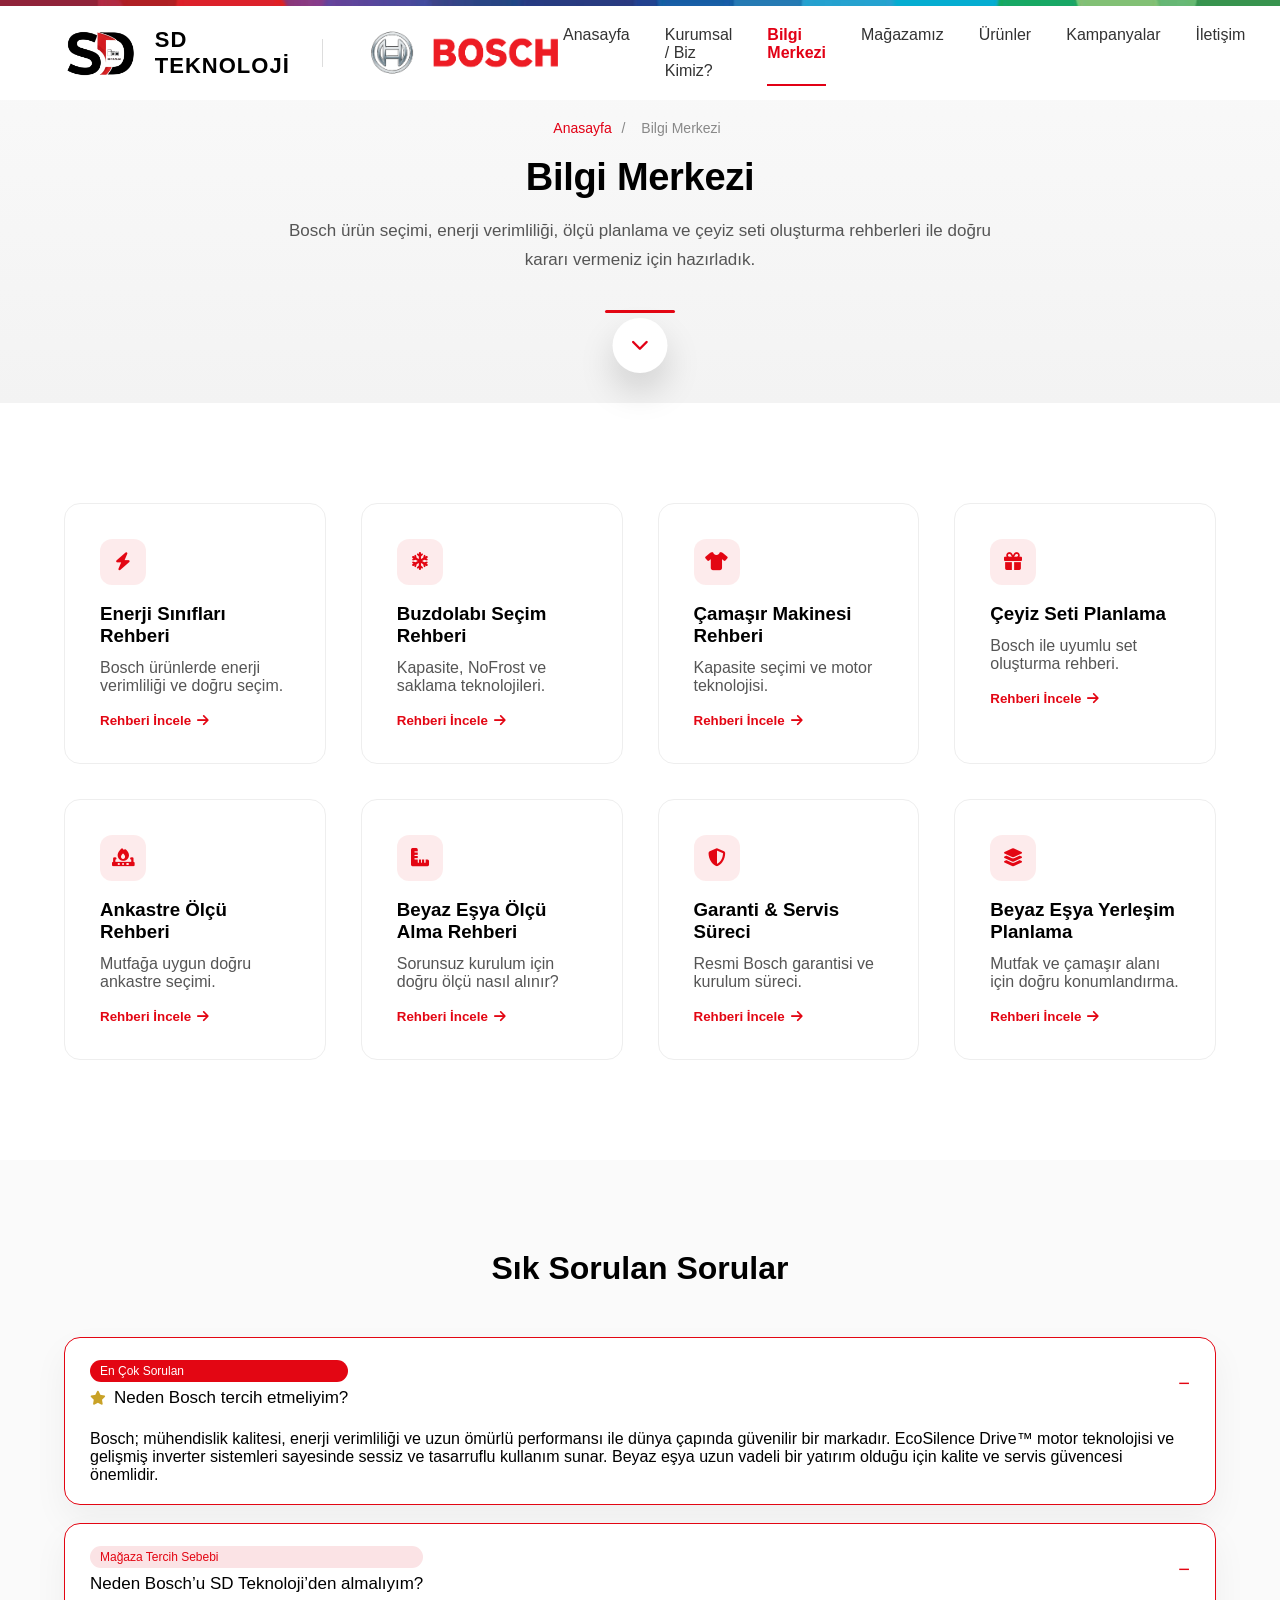
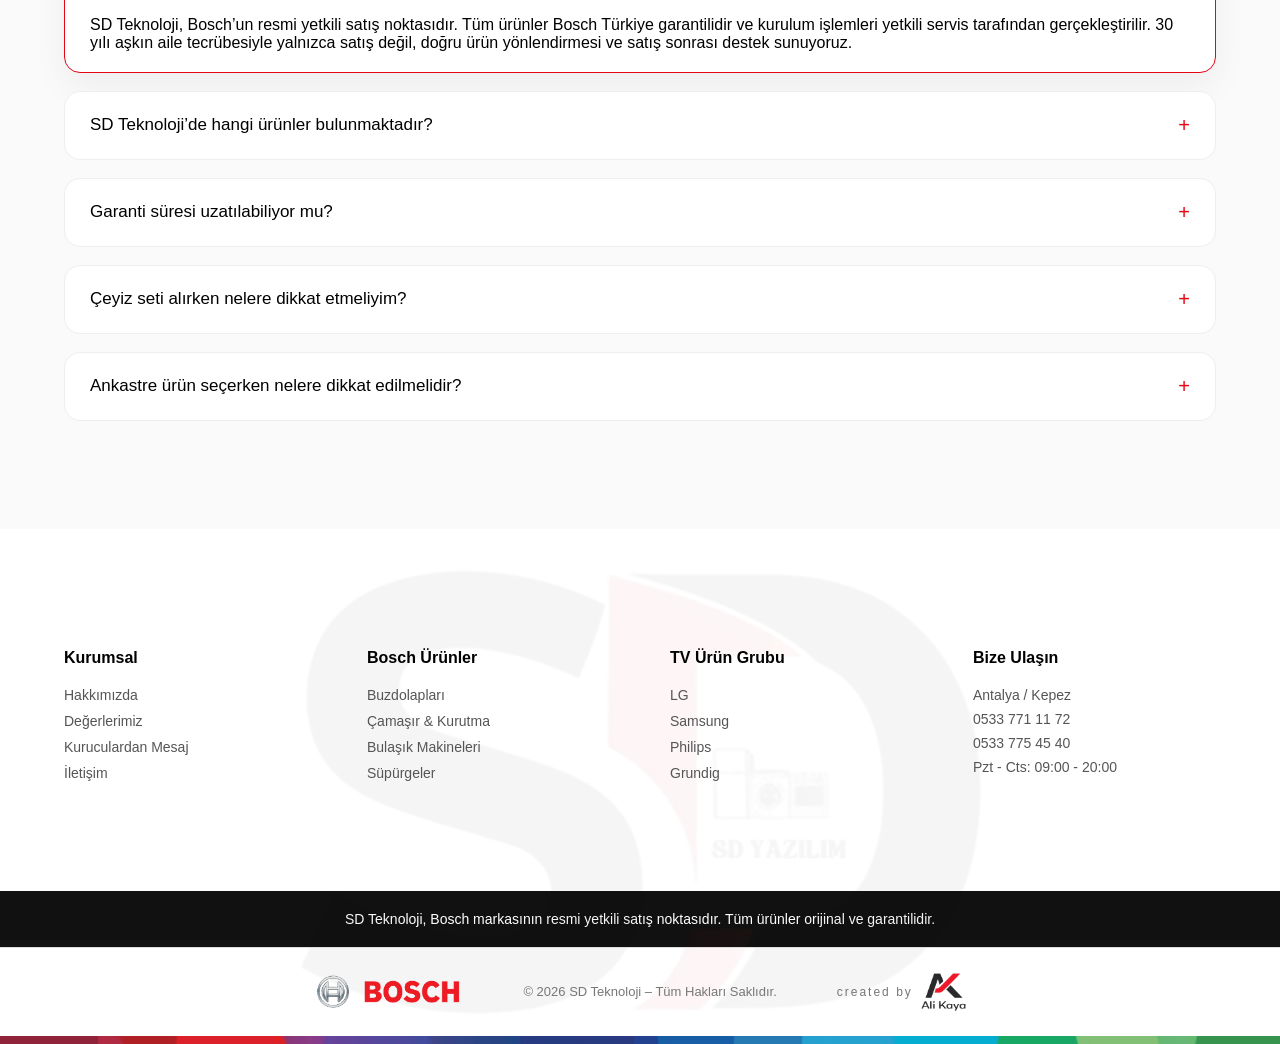
<file: bilgi-merkezi.html>
<!DOCTYPE html>
<html lang="tr">
<head>
    <meta charset="UTF-8">
    <title>Bilgi Merkezi | SD Teknoloji</title>
    <meta name="viewport" content="width=device-width, initial-scale=1.0">
    <link rel="stylesheet" href="https://cdnjs.cloudflare.com/ajax/libs/font-awesome/6.5.0/css/all.min.css">

    <link rel="stylesheet" href="style.css">
<link rel="stylesheet" href="inner.css">
<link rel="stylesheet" href="bilgi-merkezi.css">
</head>
<body>

<!-- HEADER -->
<header class="main-header">

    <div class="top-strip"></div>

    <div class="container header-inner">

        <a href="index.html" class="logo-link">
            <div class="logo-area">
                <img src="images/logo.png" alt="SD Logo">
                <div class="brand-text">
    <span>SD</span>
    <span>TEKNOLOJİ</span>
</div>
                <div class="divider"></div>
                <img src="images/bosch.png" alt="Bosch Logo">
            </div>
        </a>

        <div class="hamburger">
            <span></span>
            <span></span>
            <span></span>
        </div>

        <nav class="menu">

            <a href="index.html">Anasayfa</a>
            <a href="kurumsal.html">Kurumsal / Biz Kimiz?</a>
            <a href="bilgi-merkezi.html" class="active">Bilgi Merkezi</a>
            <a href="magazamiz.html">Mağazamız</a>

            <div class="dropdown">
                <a href="#" class="dropbtn">Ürünler</a>

                <div class="mega-menu">
                    <div class="mega-column">
                        <a href="https://www.bosch-home.com.tr/tr/category/buzdolaplari-derin-dondurucular" target="_blank">
                            Buzdolapları & Derin Dondurucular
                        </a>
                        <a href="https://www.bosch-home.com.tr/tr/category/camasir-ve-kurutma-makineleri" target="_blank">
                            Çamaşır & Kurutma Makineleri
                        </a>
                        <a href="https://www.bosch-home.com.tr/tr/category/bulasik-makineleri" target="_blank">
                            Bulaşık Makineleri
                        </a>
                    </div>

                    <div class="mega-column">
                        <a href="https://www.bosch-home.com.tr/tr/category/pisirme-grubu" target="_blank">
                            Pişirme Grubu
                        </a>
                        <a href="https://www.bosch-home.com.tr/tr/category/ankastre-urunler" target="_blank">
                            Ankastre Ürünler
                        </a>
                        <a href="https://www.bosch-home.com.tr/tr/category/elektrikli-supurgeler" target="_blank">
                            Elektrikli Süpürge
                        </a>
                    </div>

                    <div class="mega-column">
                        <a href="https://www.bosch-home.com.tr/tr/category/kahve-makineleri" target="_blank">
                            Kahve Makineleri
                        </a>
                        <a href="https://www.bosch-home.com.tr/tr/category/mutfak-aletleri" target="_blank">
                            Mutfak Aletleri
                        </a>
                        <a href="https://www.bosch-home.com.tr/tr/category/toz-torbalari-aksesuarlar-temizlik-ve-bakim-urunleri" target="_blank">
                            Aksesuarlar & Temizlik / Bakım
                        </a>
                    </div>
                </div>
            </div>

            <a href="https://www.bosch-home.com.tr/kampanyalar" target="_blank">Kampanyalar</a>
            <a href="iletisim.html">İletişim</a>

        </nav>

    </div>

</header>
<div class="mobile-menu">

    <a href="index.html">Anasayfa</a>
    <a href="kurumsal.html">Kurumsal</a>
    <a href="magazamiz.html">Mağazamız</a>
    <a href="bilgi-merkezi.html" class="active">Bilgi Merkezi</a>

    <div class="mobile-dropdown">
        <div class="mobile-dropbtn">Ürünler</div>
        <div class="mobile-submenu">
            <a href="https://www.bosch-home.com.tr/tr/category/buzdolaplari-derin-dondurucular" target="_blank">Buzdolapları</a>
            <a href="https://www.bosch-home.com.tr/tr/category/camasir-ve-kurutma-makineleri" target="_blank">Çamaşır & Kurutma</a>
            <a href="https://www.bosch-home.com.tr/tr/category/bulasik-makineleri" target="_blank">Bulaşık</a>
        </div>
    </div>

    <a href="iletisim.html">İletişim</a>

</div>

<!-- HERO -->
<section class="inner-hero knowledge-hero">
    <div class="container">

        <div class="breadcrumb">
            <a href="index.html">Anasayfa</a>
            <span>/</span>
            <span>Bilgi Merkezi</span>
        </div>

        

        <h1>Bilgi Merkezi</h1>

        <p class="hero-subtitle">
            Bosch ürün seçimi, enerji verimliliği, ölçü planlama ve
            çeyiz seti oluşturma rehberleri ile doğru kararı vermeniz için hazırladık.
        </p>
        <button class="scroll-icon" data-target=".knowledge-grid">
    <i class="fa-solid fa-chevron-down"></i>
</button>
    </div>
</section>


<!-- REHBER KARTLARI -->
<section class="knowledge-grid">
    <div class="container">

        <div class="guide-card" data-guide="enerji">
    <div class="guide-card-icon">
        <i class="fa-solid fa-bolt"></i>
    </div>
    <h3>Enerji Sınıfları Rehberi</h3>
    <p>Bosch ürünlerde enerji verimliliği ve doğru seçim.</p>
    <button class="guide-open-btn">
        Rehberi İncele
        <i class="fa-solid fa-arrow-right"></i>
    </button>
</div>

<div class="guide-card" data-guide="buzdolabi">
    <div class="guide-card-icon">
        <i class="fa-solid fa-snowflake"></i>
    </div>
    <h3>Buzdolabı Seçim Rehberi</h3>
    <p>Kapasite, NoFrost ve saklama teknolojileri.</p>
    <button class="guide-open-btn">
        Rehberi İncele
        <i class="fa-solid fa-arrow-right"></i>
    </button>
</div>

<div class="guide-card" data-guide="camasir">
    <div class="guide-card-icon">
        <i class="fa-solid fa-shirt"></i>
    </div>
    <h3>Çamaşır Makinesi Rehberi</h3>
    <p>Kapasite seçimi ve motor teknolojisi.</p>
    <button class="guide-open-btn">
        Rehberi İncele
        <i class="fa-solid fa-arrow-right"></i>
    </button>
</div>

<div class="guide-card" data-guide="ceyiz">
    <section id="ceyiz-rehberi"></section>
    <div class="guide-card-icon">
        <i class="fa-solid fa-gift"></i>
    </div>
    <h3>Çeyiz Seti Planlama</h3>
    <p>Bosch ile uyumlu set oluşturma rehberi.</p>
    <button class="guide-open-btn">
        Rehberi İncele
        <i class="fa-solid fa-arrow-right"></i>
    </button>
    
</div>

<div class="guide-card" data-guide="ankastre">
    <div class="guide-card-icon">
        <i class="fa-solid fa-fire-burner"></i>
    </div>
    <h3>Ankastre Ölçü Rehberi</h3>
    <p>Mutfağa uygun doğru ankastre seçimi.</p>
    <button class="guide-open-btn">
        Rehberi İncele
        <i class="fa-solid fa-arrow-right"></i>
    </button>
</div>

<div class="guide-card" data-guide="olcu-rehberi">
    <div class="guide-card-icon">
        <i class="fa-solid fa-ruler-combined"></i>
    </div>
    <h3>Beyaz Eşya Ölçü Alma Rehberi</h3>
    <p>Sorunsuz kurulum için doğru ölçü nasıl alınır?</p>
    <button class="guide-open-btn">
        Rehberi İncele
        <i class="fa-solid fa-arrow-right"></i>
    </button>
</div>

<div class="guide-card" data-guide="garanti-servis">
    <div class="guide-card-icon">
        <i class="fa-solid fa-shield-halved"></i>
    </div>
    <h3>Garanti & Servis Süreci</h3>
    <p>Resmi Bosch garantisi ve kurulum süreci.</p>
    <button class="guide-open-btn">
        Rehberi İncele
        <i class="fa-solid fa-arrow-right"></i>
    </button>
</div>

<div class="guide-card" data-guide="yerlesim-planlama">
    <div class="guide-card-icon">
        <i class="fa-solid fa-layer-group"></i>
    </div>
    <h3>Beyaz Eşya Yerleşim Planlama</h3>
    <p>Mutfak ve çamaşır alanı için doğru konumlandırma.</p>
    <button class="guide-open-btn">
        Rehberi İncele
        <i class="fa-solid fa-arrow-right"></i>
    </button>
</div>
</section>

<section class="faq-modern">
    <div class="container">

        <h2 class="faq-title">Sık Sorulan Sorular</h2>

        <!-- 1 -->
        <div class="faq-item-modern active">
            <button class="faq-question-modern">
                <div class="faq-question-left">
                    <span class="faq-badge">En Çok Sorulan</span>
                    <span class="faq-text featured">
    <i class="fa-solid fa-star"></i>
    Neden Bosch tercih etmeliyim?
</span>
                </div>
                <span class="faq-icon">−</span>
            </button>
            <div class="faq-answer-modern">
                <p>
                    Bosch; mühendislik kalitesi, enerji verimliliği ve uzun ömürlü performansı ile
                    dünya çapında güvenilir bir markadır. EcoSilence Drive™ motor teknolojisi ve
                    gelişmiş inverter sistemleri sayesinde sessiz ve tasarruflu kullanım sunar.
                    Beyaz eşya uzun vadeli bir yatırım olduğu için kalite ve servis güvencesi önemlidir.
                </p>
            </div>
        </div>

        <!-- 2 -->
        <div class="faq-item-modern active">
            <button class="faq-question-modern">
                <div class="faq-question-left">
                    <span class="faq-badge light">Mağaza Tercih Sebebi</span>
                    <span class="faq-text">Neden Bosch’u SD Teknoloji’den almalıyım?</span>
                </div>
                <span class="faq-icon">−</span>
            </button>
            <div class="faq-answer-modern">
                <p>
                    SD Teknoloji, Bosch’un resmi yetkili satış noktasıdır. Tüm ürünler Bosch Türkiye
                    garantilidir ve kurulum işlemleri yetkili servis tarafından gerçekleştirilir.
                    30 yılı aşkın aile tecrübesiyle yalnızca satış değil, doğru ürün yönlendirmesi
                    ve satış sonrası destek sunuyoruz.
                </p>
            </div>
        </div>

        <!-- 3 -->
        <div class="faq-item-modern">
            <button class="faq-question-modern">
                <span class="faq-text">SD Teknoloji’de hangi ürünler bulunmaktadır?</span>
                <span class="faq-icon">+</span>
            </button>
            <div class="faq-answer-modern">
                <p>
                    Mağazamızda Bosch’un tüm beyaz eşya ve ankastre ürün grupları bulunmaktadır.
                    Ayrıca TV grubunda LG, Samsung, Philips ve Grundig modelleri ile
                    Demirdöküm termosifon ürünleri de yer almaktadır.
                </p>
            </div>
        </div>

        <!-- 4 -->
        <div class="faq-item-modern">
            <button class="faq-question-modern">
                <span class="faq-text">Garanti süresi uzatılabiliyor mu?</span>
                <span class="faq-icon">+</span>
            </button>
            <div class="faq-answer-modern">
                <p>
                    Bosch ürünlerde standart garanti süresi 3 yıldır.
                    Ek garanti paketleri ile bu süre uzatılabilir.
                    Detaylı bilgi için mağazamızdan destek alabilirsiniz.
                </p>
            </div>
        </div>

        <!-- 5 -->
        <div class="faq-item-modern">
            <button class="faq-question-modern">
                <span class="faq-text">Çeyiz seti alırken nelere dikkat etmeliyim?</span>
                <span class="faq-icon">+</span>
            </button>
            <div class="faq-answer-modern">
                <p>
                    Çeyiz alışverişinde uzun vadeli ihtiyaçlar, kapasite seçimi ve enerji verimliliği
                    birlikte değerlendirilmelidir. Mağazamızda set kombinasyonlarını birlikte planlayarak
                    en doğru çözümü oluşturabilirsiniz.
                </p>
            </div>
        </div>

        <!-- 6 -->
        <div class="faq-item-modern">
            <button class="faq-question-modern">
                <span class="faq-text">Ankastre ürün seçerken nelere dikkat edilmelidir?</span>
                <span class="faq-icon">+</span>
            </button>
            <div class="faq-answer-modern">
                <p>
                    Ankastre ürünlerde ölçü planlaması ve havalandırma boşlukları önemlidir.
                    Ürün seçimi yapılmadan önce mutfak ölçülerinin teknik gerekliliklere
                    uygun planlanması sağlıklı kullanım açısından önemlidir.
                </p>
            </div>
        </div>

    </div>
</section>




<!-- FOOTER BURAYA  -->
 <footer class="site-footer">

    <!-- Arka Silik Logo -->
    <div class="footer-bg"></div>

    <div class="footer-top">
    <div class="container footer-columns">

        <div class="footer-col">
            <h4>Kurumsal</h4>
            <a href="kurumsal.html#hikaye">Hakkımızda</a>
<a href="kurumsal.html#degerler">Değerlerimiz</a>
<a href="kurumsal.html#mesaj">Kuruculardan Mesaj</a>

            <a href="iletisim.html">İletişim</a>
        </div>

        <div class="footer-col">
            <h4>Bosch Ürünler</h4>
            <a href="https://www.bosch-home.com.tr/tr/category/buzdolaplari-derin-dondurucular/buzdolaplari" target="_blank">Buzdolapları</a>
            <a href="https://www.bosch-home.com.tr/tr/category/camasir-ve-kurutma-makineleri" target="_blank">Çamaşır & Kurutma</a>
            <a href="https://www.bosch-home.com.tr/tr/category/bulasik-makineleri" target="_blank">Bulaşık Makineleri</a>
            <a href="https://www.bosch-home.com.tr/tr/category/elektrikli-supurgeler" target="_blank">Süpürgeler</a>
        </div>

        <div class="footer-col">
            <h4>TV Ürün Grubu</h4>
            <a href="#tv">LG</a>
            <a href="#tv">Samsung</a>
            <a href="#tv">Philips</a>
            <a href="#tv">Grundig</a>
        </div>

        <div class="footer-col">
            <h4>Bize Ulaşın</h4>
            <p>Antalya / Kepez</p>
            <p>0533 771 11 72</p>
            <p>0533 775 45 40</p>
            <p>Pzt - Cts: 09:00 - 20:00</p>
        </div>

    </div>
</div>
<section class="trust-strip">
    <div class="container">
        <p>
        SD Teknoloji, Bosch markasının resmi yetkili satış noktasıdır.
        Tüm ürünler orijinal ve garantilidir.
        </p>
    </div>
</section>
    <!-- Alt Bilgi Alanı -->
<div class="footer-bottom">
    <div class="footer-bottom-inner">

        <img src="images/bosch.png" alt="Bosch Logo" class="bosch-logo">

        <div class="footer-copy">
            © 2026 SD Teknoloji – Tüm Hakları Saklıdır.
        </div>

        <div class="ak-wrapper">
            <span class="ak-text">created by</span>
            <img src="images/ak-logo.png" alt="Ali Kaya Logo" class="ak-logo">
        </div>

    </div>
</div>

    <!-- Alt Bosch Şerit -->
    <div class="footer-strip"></div>

</footer>

<!-- MODAL -->
<div class="guide-modal" id="guideModal">
    <div class="guide-modal-content">

        <div class="guide-back" id="closeGuide">
            ← Rehberlere Dön
        </div>

        <div class="guide-detail" id="guideDetail">
        </div>

    </div>
</div>
<script>
document.addEventListener("DOMContentLoaded", function(){

    const buttons = document.querySelectorAll(".guide-open-btn");
    const modal = document.getElementById("guideModal");
    const detail = document.getElementById("guideDetail");
    const closeBtn = document.getElementById("closeGuide");

    const guides = {

        enerji: `
        <div class="guide-content">

    <h2>Enerji Sınıfları Rehberi</h2>

    <h3>Enerji Etiketleri Ne Anlama Gelir?</h3>
    <p>
        Beyaz eşya ürünlerinde yer alan enerji etiketleri, cihazın ne kadar elektrik tükettiğini 
        ve ne kadar verimli çalıştığını gösterir. 2021 sonrası Avrupa Birliği standartlarına göre 
        enerji sınıfları A’dan G’ye kadar yeniden düzenlenmiştir. 
        A sınıfı en yüksek verimliliği, G sınıfı ise daha düşük enerji performansını ifade eder.
    </p>

    <h3>Yeni Enerji Etiketi Sistemi</h3>
    <p>
        Önceki yıllarda A+, A++ ve A+++ gibi ifadeler kullanılıyordu. 
        Ancak bu sistem sadeleştirildi ve artık daha anlaşılır bir yapı sunuyor:
    </p>

    <ul>
        <li><strong>A sınıfı:</strong> En yüksek enerji verimliliği</li>
        <li><strong>B – C sınıfı:</strong> Yüksek verimlilik</li>
        <li><strong>D – E sınıfı:</strong> Orta seviye performans</li>
        <li><strong>F – G sınıfı:</strong> Daha düşük enerji verimliliği</li>
    </ul>

    <h3>Yüksek Enerji Sınıfı Neden Önemlidir?</h3>
    <ul>
        <li>Uzun vadede elektrik faturasında tasarruf sağlar</li>
        <li>Daha çevreci kullanım sunar</li>
        <li>Daha gelişmiş motor ve izolasyon teknolojileri içerir</li>
        <li>Özellikle 24 saat çalışan ürünlerde ciddi fark yaratır</li>
    </ul>

    <h3>Bosch ve Enerji Tasarrufu</h3>
    <p>
        Bosch, enerji verimliliği konusunda sektörün öncü markalarından biridir. 
        EcoSilence Drive™ motor teknolojisi ve inverter sistemler sayesinde 
        hem sessiz hem de düşük tüketimli performans sunar. 
        Yüksek enerji verimliliği yalnızca düşük fatura değil, 
        aynı zamanda uzun ömürlü ve sürdürülebilir kullanım anlamına gelir.
    </p>

    <h3>Hangi Enerji Sınıfını Seçmeliyim?</h3>
    <p>
        Eğer ürünü yoğun kullanıyorsanız (örneğin buzdolabı veya çamaşır makinesi gibi), 
        mümkün olduğunca yüksek enerji sınıfı tercih etmek uzun vadede avantaj sağlar. 
        Daha az kullanılan ürünlerde ise bütçe-performans dengesi göz önünde bulundurulabilir.
    </p>

    <div class="guide-footer-note">
        Antalya Kepez’de bulunan mağazamızda Bosch’un güncel enerji verimliliği yüksek 
        modellerini inceleyebilir, ihtiyacınıza en uygun ürünü birlikte belirleyebiliriz.
    </div>

</div>
        `,

        buzdolabi: `
        <div class="guide-content">

    <h2>Buzdolabı Seçim Rehberi</h2>

    <h3>1. Hacim (Litre) Kapasitesi Nasıl Seçilir?</h3>
    <p>
        Buzdolabı seçerken ilk dikkat edilmesi gereken kriter hacim kapasitesidir. 
        Ailedeki kişi sayısı ve alışveriş alışkanlıkları doğru kapasiteyi belirler.
    </p>

    <ul>
        <li><strong>1–2 kişilik ev:</strong> 250–350 litre</li>
        <li><strong>3–4 kişilik aile:</strong> 350–500 litre</li>
        <li><strong>Kalabalık aile:</strong> 500 litre ve üzeri</li>
    </ul>

    <p>
        Yetersiz hacim ürünlerin sıkışmasına ve hava dolaşımının azalmasına neden olur.
        Gereğinden büyük modeller ise gereksiz enerji tüketimine yol açabilir.
    </p>

    <h3>2. Enerji Verimliliği</h3>
    <p>
        Buzdolabı 24 saat çalışan bir cihazdır. Bu nedenle enerji sınıfı büyük önem taşır.
        Yeni enerji etiket sistemine göre A sınıfına yakın modeller uzun vadede elektrik
        tüketimini ciddi oranda azaltır.
    </p>

    <h3>3. Soğutma Teknolojisi</h3>
    <p>
        Günümüzde No-Frost ve MultiAirflow gibi sistemler, soğuk havanın eşit dağılmasını
        sağlar. Bu da yiyeceklerin daha uzun süre taze kalmasına yardımcı olur.
    </p>

    <ul>
        <li><strong>No-Frost:</strong> Buzlanmayı önler, manuel çözme gerektirmez.</li>
        <li><strong>Çoklu hava akışı:</strong> Raflar arasında dengeli soğutma sağlar.</li>
    </ul>

    <h3>4. Boyut ve Yerleşim Ölçüleri</h3>
    <p>
        Ürünü yerleştireceğiniz alanın genişlik, yükseklik ve derinlik ölçülerini
        mutlaka önceden belirlemelisiniz. Kapı açılım mesafesi de hesaba katılmalıdır.
    </p>

    <h3>5. XL ve XXL Modeller Kimler İçin Uygun?</h3>
    <p>
        Geniş iç hacimli XL ve XXL buzdolapları, haftalık toplu alışveriş yapan
        veya geniş aileler için idealdir. Depolama alanı fazla olduğu için
        düzenli yerleşim sağlar ve gıda israfını azaltır.
    </p>

    <h3>Bosch Buzdolaplarında Öne Çıkan Özellikler</h3>
    <p>
        Bosch buzdolapları, VitaFresh teknolojisi ile meyve ve sebzelerin
        daha uzun süre tazeliğini korumasına yardımcı olur.
        Inverter kompresör yapısı sayesinde hem sessiz hem de enerji tasarruflu çalışır.
        Dayanıklı malzeme kalitesi uzun ömürlü kullanım sunar.
    </p>

    <h3>Sonuç: Doğru Buzdolabı Nasıl Seçilir?</h3>
    <p>
        Doğru buzdolabı; aile büyüklüğüne uygun hacimde,
        enerji verimliliği yüksek ve ihtiyacınıza uygun iç tasarıma sahip olandır.
        Sadece fiyat değil, uzun vadeli kullanım maliyeti de değerlendirilmelidir.
    </p>

    <div class="guide-footer-note">
        Antalya Kepez’de bulunan mağazamızda Bosch buzdolabı modellerini
        yakından inceleyebilir, ihtiyacınıza en uygun modeli birlikte belirleyebiliriz.
    </div>

</div>
        `,

        camasir: `
        <div class="guide-content">

    <h2>Çamaşır Makinesi Seçim Rehberi</h2>

    <h3>1. Kaç Kilogram Kapasite Seçilmeli?</h3>
    <p>
        Çamaşır makinesinde kilogram (kg) kapasitesi, tek seferde yıkanabilecek maksimum çamaşır miktarını ifade eder.
        Aile büyüklüğüne göre doğru kapasite seçimi hem enerji tasarrufu hem de verimli kullanım sağlar.
    </p>

    <ul>
        <li><strong>1–2 kişilik ev:</strong> 7–8 kg</li>
        <li><strong>3–4 kişilik aile:</strong> 8–9 kg</li>
        <li><strong>Kalabalık aile:</strong> 9–10 kg ve üzeri</li>
    </ul>

    <p>
        Yetersiz kapasite makinenin sık çalışmasına neden olurken,
        gereğinden büyük kapasite ise gereksiz su ve enerji tüketimine yol açabilir.
    </p>

    <h3>2. Devir (RPM) Nedir ve Neden Önemlidir?</h3>
    <p>
        Devir sayısı, sıkma esnasında tamburun dakikadaki dönüş hızını ifade eder.
        1000–1200 devir günlük kullanım için yeterlidir.
        1400 devir ve üzeri modeller ise çamaşırı daha kuru çıkarır ve kurutma süresini kısaltır.
    </p>

    <h3>3. Enerji ve Su Tüketimi</h3>
    <p>
        Yeni enerji etiketi sistemine göre A sınıfına yakın modeller,
        daha düşük elektrik tüketimi sağlar.
        Ayrıca gelişmiş sensör teknolojileri sayesinde makine,
        yük miktarına göre su ve enerji kullanımını otomatik ayarlar.
    </p>

    <h3>4. Motor Teknolojisi ve Sessizlik</h3>
    <p>
        Çamaşır makinesinde motor tipi büyük önem taşır.
        Inverter motorlu modeller daha sessiz çalışır,
        daha az titreşim yapar ve uzun ömürlüdür.
        Özellikle apartman yaşamında düşük ses seviyesi önemli bir avantajdır.
    </p>

    <h3>5. Program Çeşitliliği ve Akıllı Özellikler</h3>
    <p>
        Günümüzde çamaşır makineleri hızlı yıkama, hassas kumaş,
        spor kıyafet, hijyen programı gibi farklı seçenekler sunar.
        Yoğun program ihtiyacı olmayan kullanıcılar için sade modeller de yeterli olabilir.
    </p>

    <h3>Kurutmalı Çamaşır Makinesi Almalı mıyım?</h3>
    <p>
        Eğer evde ayrı bir kurutma alanı yoksa veya balkon kullanımınız kısıtlıysa,
        kurutmalı çamaşır makineleri pratik bir çözüm sunar.
        Ancak yoğun kurutma ihtiyacı olan ailelerde ayrı bir kurutma makinesi
        daha verimli olabilir.
    </p>

    <h3>Bosch Çamaşır Makinelerinde Öne Çıkan Özellikler</h3>
    <p>
        Bosch çamaşır makineleri, EcoSilence Drive™ motor teknolojisi sayesinde
        sessiz ve uzun ömürlü kullanım sunar.
        ActiveWater™ sistemi ise yük miktarını algılayarak
        su tüketimini optimize eder.
        Bu sayede hem tasarruf hem de yüksek performans bir arada sunulur.
    </p>

    <h3>Sonuç: Doğru Makine Nasıl Seçilir?</h3>
    <p>
        Doğru çamaşır makinesi; aile büyüklüğüne uygun kapasitede,
        enerji verimliliği yüksek ve ihtiyacınıza uygun programlara sahip olan modeldir.
        Fiyat kadar uzun vadeli kullanım maliyeti de göz önünde bulundurulmalıdır.
    </p>

    <div class="guide-footer-note">
        Antalya Kepez’de bulunan mağazamızda Bosch çamaşır makinesi modellerini
        inceleyebilir, ihtiyacınıza en uygun kapasite ve modeli birlikte belirleyebiliriz.
    </div>

</div>
        `,

        ceyiz: `
        <div class="guide-content">

    <h2>Çeyiz Seti Rehberi – Yeni Bir Hayata Doğru Planlı Başlangıç</h2>

    <p>
        Yeni bir ev kurarken alınan beyaz eşyalar, sadece bugünü değil
        önümüzdeki 10–15 yılı etkiler.
        Bu yüzden çeyiz alışverişi aceleyle değil, planlı şekilde yapılmalıdır.
    </p>

    <h3>1. Önce İhtiyaç Listesi Hazırlayın</h3>
    <p>
        Çeyiz seti oluştururken kampanyaya göre değil, ihtiyaçlara göre ilerlemek gerekir.
        Standart bir beyaz eşya setinde genellikle şu ürünler yer alır:
    </p>

    <ul>
        <li>Buzdolabı</li>
        <li>Çamaşır Makinesi</li>
        <li>Bulaşık Makinesi</li>
        <li>Fırın + Ocak (Ankastre veya Solo)</li>
        <li>Kurutma Makinesi (isteğe bağlı)</li>
    </ul>

    <p>
        Ev tipi (1+1, 2+1, 3+1) ve yaşam tarzı ürün seçimini doğrudan etkiler.
    </p>

    <h3>2. Set Almanın Avantajı Nedir?</h3>
    <p>
        Çeyiz setleri genellikle tek tek alıma göre daha avantajlı fiyat sunar.
        Ayrıca aynı marka tercih edildiğinde:
    </p>

    <ul>
        <li>Tasarım bütünlüğü sağlanır</li>
        <li>Enerji verimliliği dengeli olur</li>
        <li>Garanti ve servis süreçleri kolaylaşır</li>
    </ul>

    <h3>3. Uzun Vadeli Düşünün</h3>
    <p>
        Yeni ev kuran çiftler genellikle ilk yıllarda kapasite ihtiyacını düşük hesaplar.
        Ancak aile büyüdüğünde daha büyük hacimli ürünlere ihtiyaç duyulabilir.
        Bu nedenle biraz ileriye dönük düşünmek avantaj sağlar.
    </p>

    <h3>4. Enerji Tüketimi = Gelecek Faturalar</h3>
    <p>
        Buzdolabı ve çamaşır makinesi gibi ürünler yıllarca çalışır.
        Enerji verimliliği yüksek modeller, uzun vadede ciddi tasarruf sağlar.
        İlk alım fiyatı kadar kullanım maliyeti de değerlendirilmelidir.
    </p>

    <h3>5. Kurutma Makinesi Eklemeli miyim?</h3>
    <p>
        Balkon alanı kısıtlıysa veya hızlı kuruma ihtiyacı varsa,
        çeyiz setine kurutma makinesi eklemek büyük konfor sağlar.
        Özellikle çalışan çiftler için zaman tasarrufu önemli bir avantajdır.
    </p>

    <h3>Bosch Çeyiz Setlerinde Neden Tercih Ediliyor?</h3>
    <p>
        Bosch beyaz eşyalar, dayanıklılık, enerji verimliliği ve sessiz çalışma
        performansıyla uzun yıllar sorunsuz kullanım sunar.
        EcoSilence Drive™ motor teknolojisi ve gelişmiş soğutma sistemleri
        sayesinde hem tasarruf hem konfor bir arada sunulur.
    </p>

    <h3>En Önemlisi: Doğru Kombinasyon</h3>
    <p>
        Çeyiz setinde en önemli konu; ürünleri tek tek değil,
        birlikte nasıl çalıştıklarını düşünerek seçmektir.
        Uyumlu kapasite, dengeli enerji tüketimi ve yaşam alanına uygun ölçüler
        doğru kombinasyonu oluşturur.
    </p>

    <div class="guide-footer-note">
        Antalya Kepez’deki mağazamızda çeyiz seti kombinasyonlarını birlikte planlayabilir,
        kampanyalı paket seçeneklerini inceleyebilir ve bütçenize en uygun çözümü oluşturabiliriz.
    </div>

</div>
        `,

        ankastre: `
        <div class="guide-content">

    <h2>Ankastre Seçim Rehberi – Estetik Kadar Güvenlik de Önemlidir</h2>

    <p>
        Ankastre ürünler mutfağın tasarımını tamamlayan en önemli unsurlardan biridir.
        Ancak ankastre seçiminde yalnızca estetik değil,
        doğru ölçü ve güvenli montaj kriterleri de büyük önem taşır.
    </p>

    <h3>1. Ölçü Uyumu En Kritik Noktadır</h3>
    <p>
        Ankastre fırın, ocak ve davlumbaz ürünlerinde standart ölçüler bulunsa da,
        mutfak dolabı üretimi sırasında bırakılan boşluk ölçüleri hayati önem taşır.
    </p>

    <ul>
        <li>Fırın için standart niş genişliği genellikle 60 cm’dir.</li>
        <li>Ocak için kesim ölçüsü modele göre değişebilir.</li>
        <li>Havalandırma boşluğu mutlaka bırakılmalıdır.</li>
    </ul>

    <h3>Önemli Güvenlik Uyarısı</h3>
    <p>
        Özellikle ankastre ocaklarda, üretici tarafından belirtilen
        minimum yan ve arka mesafe boşlukları güvenlik açısından zorunludur.
        Bazı mutfak uygulamalarında bu boşluklar estetik kaygıyla dar bırakılabilmektedir.
    </p>

    <p>
        Ancak yeterli mesafe bırakılmadığında ısı transferi dolap yüzeyine zarar verebilir
        ve güvenlik riski oluşturabilir. Bu gibi durumlarda yetkili servis,
        güvenlik standartları gereği kurulumu gerçekleştirmeyebilir.
    </p>

    <p>
        Bu nedenle ankastre ürün seçimi yapılmadan önce,
        mutfak ölçülerinin teknik gerekliliklere uygun planlanması önemlidir.
    </p>

    <h3>2. Gazlı mı, Elektrikli mi, İndüksiyon mu?</h3>
    <p>
        Ocak seçiminde kullanım alışkanlığı belirleyicidir:
    </p>

    <ul>
        <li><strong>Gazlı ocak:</strong> Geleneksel kullanım ve hızlı ısı kontrolü.</li>
        <li><strong>Elektrikli ocak:</strong> Düz yüzey ve kolay temizlik.</li>
        <li><strong>İndüksiyon ocak:</strong> Yüksek enerji verimliliği ve güvenli kullanım.</li>
    </ul>

    <h3>3. Davlumbaz Gücü ve Mutfak Hacmi</h3>
    <p>
        Davlumbaz seçerken mutfak metrekaresi dikkate alınmalıdır.
        Yetersiz emiş gücü, mutfakta koku ve buhar birikimine yol açabilir.
    </p>

    <h3>4. Elektrik ve Gaz Altyapısı</h3>
    <p>
        İndüksiyon ocaklar için uygun elektrik altyapısı,
        gazlı ocaklar için güvenli gaz bağlantısı gereklidir.
        Kurulum öncesi tesisat kontrolü önerilir.
    </p>

    <h3>Bosch Ankastre Ürünlerde Öne Çıkan Özellikler</h3>
    <p>
        Bosch ankastre ürünler yüksek ısı dayanımı,
        gelişmiş güvenlik sensörleri ve modern tasarım anlayışı ile üretilir.
        SoftClose kapak sistemi, hassas ısı kontrolü ve enerji verimliliği
        uzun ömürlü kullanım sunar.
    </p>

    <h3>Sonuç: Tasarım + Güvenlik + Doğru Planlama</h3>
    <p>
        Ankastre seçiminde yalnızca görsel uyum değil,
        teknik ölçü, güvenlik mesafesi ve servis kurulum kriterleri birlikte değerlendirilmelidir.
        Doğru planlanan bir mutfak, uzun yıllar sorunsuz kullanım sağlar.
    </p>

    <div class="guide-footer-note">
        Antalya Kepez’deki mağazamızda ankastre ölçü planlaması konusunda destek alabilir,
        ürün seçimini mutfak ölçülerinize uygun şekilde birlikte planlayabilirsiniz.
    </div>

</div>
        `,

        "olcu-rehberi": `
        <div class="guide-content">

    <h2>Beyaz Eşya Ölçü Alma Rehberi</h2>

    <p>
        Beyaz eşya satın almadan önce doğru ölçü almak,
        sorunsuz kurulumun en önemli adımıdır.
        Yanlış veya eksik ölçü, ürünün sığmamasına
        ya da servis kurulumunun ertelenmesine neden olabilir.
    </p>

    <h3>1. Genişlik, Yükseklik ve Derinliği Ayrı Ayrı Ölçün</h3>
    <p>
        Ürünün yerleştirileceği alanın yalnızca genişliğini değil,
        yükseklik ve derinlik ölçülerini de mutlaka not alın.
        Süpürgelik çıkıntıları ve duvar eğrilikleri hesaba katılmalıdır.
    </p>

    <ul>
        <li>Ölçüyü en az iki farklı noktadan alın.</li>
        <li>En dar noktayı baz alın.</li>
        <li>Milimetre hassasiyetinde ölçüm yapın.</li>
    </ul>

    <h3>2. Kapı Açılım Mesafesini Unutmayın</h3>
    <p>
        Özellikle buzdolabı ve çamaşır makinesi gibi ürünlerde
        kapının tam açılabilmesi önemlidir.
        Yan duvara çok yakın konumlandırılan ürünlerde
        kapı rafları tam kullanılamayabilir.
    </p>

    <h3>3. Havalandırma Boşluğu Bırakılmalıdır</h3>
    <p>
        Buzdolabı ve ankastre ürünlerde üretici tarafından önerilen
        arka ve yan boşluk mesafeleri mutlaka korunmalıdır.
        Bu boşluklar cihazın sağlıklı çalışması ve
        ısının tahliye edilmesi için gereklidir.
    </p>

    <h3>4. Asansör ve Merdiven Ölçüsünü Kontrol Edin</h3>
    <p>
        Büyük hacimli XL ve XXL buzdolaplarında,
        ürünün yalnızca mutfağa değil,
        binaya giriş ölçülerine de uygun olması gerekir.
        Dar merdiven veya küçük asansör durumunda
        alternatif taşıma planı gerekebilir.
    </p>

    <h3>5. Ankastre Ürünlerde Niş Ölçüsü Kritik</h3>
    <p>
        Ankastre fırın ve bulaşık makinelerinde dolap içi niş ölçüsü
        standartlara uygun olmalıdır.
        Yetersiz havalandırma boşluğu bırakılması
        güvenlik açısından sorun oluşturabilir.
        Bu gibi durumlarda yetkili servis kurulum yapmayabilir.
    </p>

    <h3>6. Elektrik ve Su Bağlantı Noktaları</h3>
    <p>
        Ürünün arkasında priz veya su çıkışı konumlanırken
        cihazın tamamen duvara yaslanmasına engel olmayacak şekilde
        planlama yapılmalıdır.
    </p>

    <h3>Profesyonel Tavsiye</h3>
    <p>
        Emin olunmayan durumlarda ürün seçimi yapılmadan önce
        ölçülerin mağaza ile paylaşılması,
        model önerisinin buna göre yapılması en sağlıklı yöntemdir.
    </p>

    <div class="guide-footer-note">
        Antalya Kepez’deki mağazamızda ölçülerinizi birlikte değerlendirebilir,
        alanınıza en uygun modeli güvenle belirleyebiliriz.
    </div>

</div>

        `,
        "garanti-servis": `
<div class="guide-content">

<h2>Garanti ve Servis Süreci</h2>

<p>
Bosch ürünlerinde resmi garanti süreci, satın alma tarihinden itibaren başlar
ve yetkili servis tarafından yapılan kurulum ile aktif hale gelir.
</p>

<h3>1. Kurulum Kim Tarafından Yapılır?</h3>
<p>
Tüm kurulum işlemleri Bosch yetkili servis ekipleri tarafından gerçekleştirilir.
Yetkili servis dışında yapılan kurulumlar garanti kapsamını etkileyebilir.
</p>

<h3>2. Garanti Süresi Ne Kadardır?</h3>
<ul>
<li>Standart garanti süresi 3 yıldır.</li>
<li>Ek garanti paketleri ile süre uzatılabilir.</li>
</ul>

<h3>3. Arıza Durumunda Süreç Nasıl İşler?</h3>
<p>
Arıza durumunda Bosch çağrı merkezi üzerinden servis kaydı oluşturulur.
Yetkili servis randevu planlayarak yerinde müdahale sağlar.
</p>

<h3>4. Garanti Neleri Kapsar?</h3>
<ul>
<li>Üretim kaynaklı arızalar</li>
<li>Elektronik ve motor sistemleri</li>
<li>Yetkili servis montaj sonrası teknik sorunlar</li>
</ul>

<p>
Kullanıcı hatası, darbe, yanlış elektrik bağlantısı gibi durumlar garanti kapsamı dışında kalabilir.
</p>

<div class="guide-footer-note">
SD Teknoloji olarak satış sonrası süreçte de yanınızdayız.
Kurulum ve garanti hakkında tüm sorularınız için mağazamıza ulaşabilirsiniz.
</div>

</div>
`,
"yerlesim-planlama": `
<div class="guide-content">

<h2>Beyaz Eşya Yerleşim Planlama Rehberi</h2>

<p>
Doğru yerleşim planı, hem kullanım konforunu hem de cihaz ömrünü doğrudan etkiler.
Beyaz eşyaların konumlandırılması yalnızca estetik değil,
teknik gerekliliklere de uygun olmalıdır.
</p>

<h3>1. Buzdolabı Konumu</h3>
<ul>
<li>Fırın ve ocaktan uzak konumlandırılmalıdır.</li>
<li>Doğrudan güneş ışığı almamalıdır.</li>
<li>Arka ve yan havalandırma boşluğu bırakılmalıdır.</li>
</ul>

<h3>2. Çamaşır & Kurutma Makinesi</h3>
<ul>
<li>Düz ve sağlam zemin olmalıdır.</li>
<li>Su giderine yakın konumlandırılmalıdır.</li>
<li>Üst üste kullanımda sabitleme aparatı önerilir.</li>
</ul>

<h3>3. Ankastre Ürünler</h3>
<p>
Dolap ölçüleri üretici standartlarına uygun olmalıdır.
Yetersiz havalandırma boşluğu bırakılması güvenlik riski oluşturabilir.
</p>

<h3>4. Elektrik ve Su Bağlantıları</h3>
<p>
Priz ve su çıkışları cihazın tamamen duvara yaslanmasını engellemeyecek şekilde konumlandırılmalıdır.
Uzatma kablosu kullanımı önerilmez.
</p>

<h3>5. Hareket Alanı Planlaması</h3>
<p>
Kapak açılım mesafeleri ve mutfak içi geçiş alanları mutlaka hesaplanmalıdır.
Dar alanlarda ergonomi büyük önem taşır.
</p>

<div class="guide-footer-note">
Satın almadan önce ölçü ve yerleşim planınızı birlikte değerlendirebilir,
alanınıza en uygun Bosch modeli güvenle belirleyebiliriz.
</div>

</div>
`,
        
    };

    buttons.forEach(btn => {
        btn.addEventListener("click", function(e){

            e.stopPropagation();

            const card = this.closest(".guide-card");
            const guideKey = card.dataset.guide;

            detail.innerHTML = guides[guideKey] || "<p>İçerik bulunamadı.</p>";
            modal.classList.add("active");
            document.body.style.overflow = "hidden";
        });
    });

    /* ================= MODAL CLOSE ================= */
    function closeModal(){
        modal.classList.remove("active");
        document.body.style.overflow = "auto";
    }

    closeBtn.addEventListener("click", closeModal);

    document.addEventListener("keydown", function(e){
        if(e.key === "Escape"){
            closeModal();
        }
    });

    modal.addEventListener("click", function(e){
        if(e.target === modal){
            closeModal();
        }
    });

});
</script>

<script src="main.js"></script>
</body>
</html>
</file>
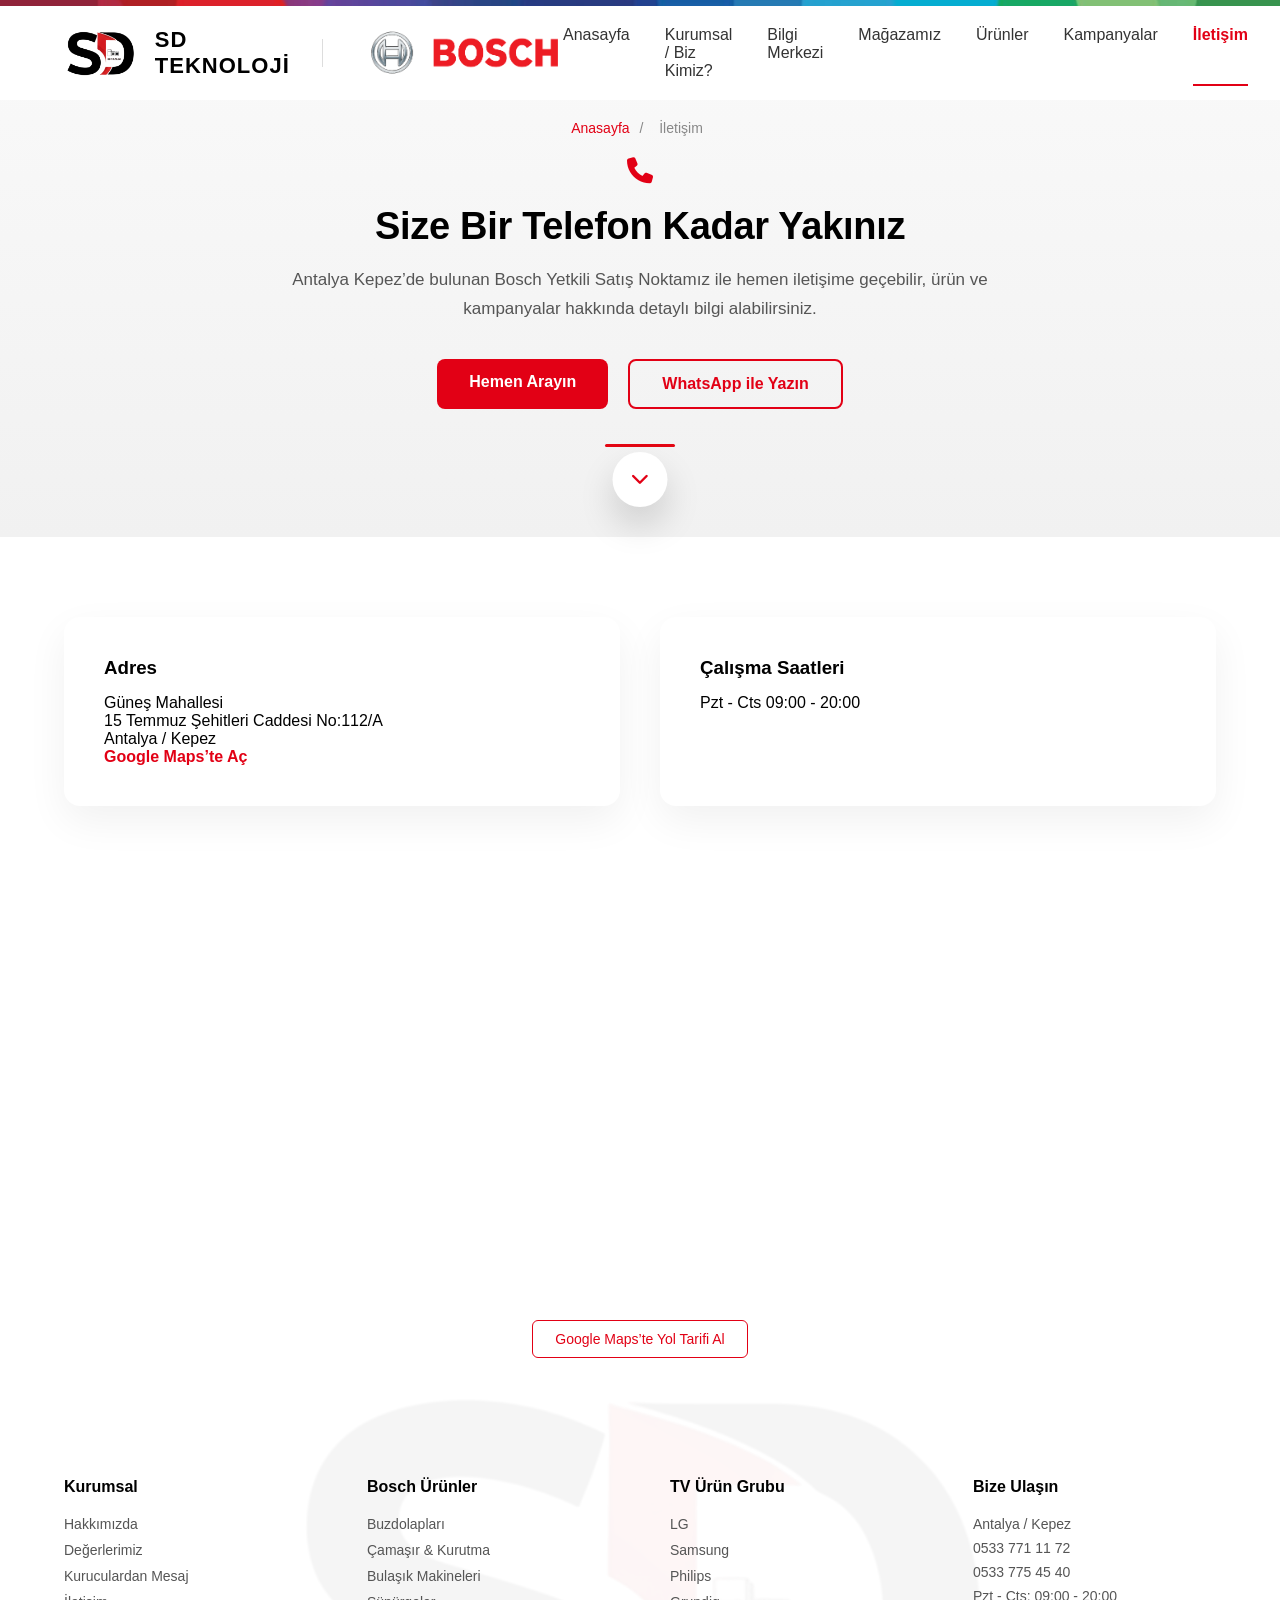
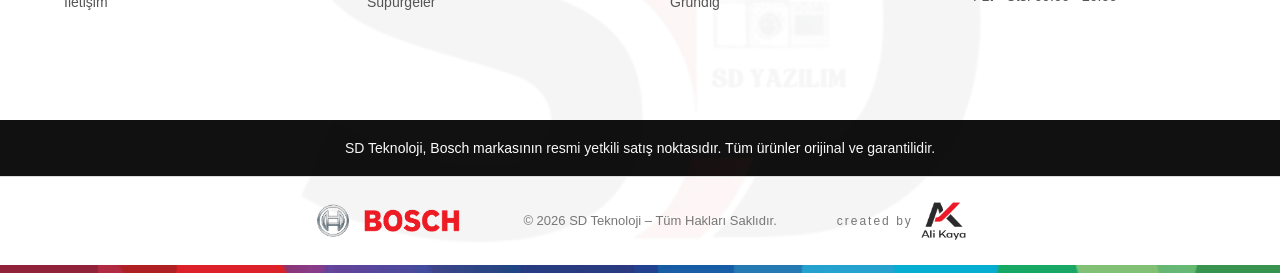
<file: iletisim.html>
<!DOCTYPE html>
<html lang="tr">
<head>
    <meta charset="UTF-8">
    <meta name="viewport" content="width=device-width, initial-scale=1.0">
    <title>İletişim | SD Teknoloji</title>
    
<link rel="stylesheet" href="style.css">
<link rel="stylesheet" href="inner.css">
<link rel="stylesheet" href="iletisim.css">
<link rel="stylesheet" href="https://cdnjs.cloudflare.com/ajax/libs/font-awesome/6.5.0/css/all.min.css">
</head>
<body>

<!-- HEADER -->
<header class="main-header">

    <div class="top-strip"></div>

    <div class="container header-inner">

        <a href="index.html" class="logo-link">
            <div class="logo-area">
                <img src="images/logo.png" alt="SD Logo">
                <div class="brand-text">
    <span>SD</span>
    <span>TEKNOLOJİ</span>
</div>
                <div class="divider"></div>
                <img src="images/bosch.png" alt="Bosch Logo">
            </div>
        </a>

        <div class="hamburger">
            <span></span>
            <span></span>
            <span></span>
        </div>

        <nav class="menu">

            <a href="index.html">Anasayfa</a>
            <a href="kurumsal.html">Kurumsal / Biz Kimiz?</a>
            <a href="bilgi-merkezi.html">Bilgi Merkezi</a>
            <a href="magazamiz.html">Mağazamız</a>

            <div class="dropdown">
                <a href="#" class="dropbtn">Ürünler</a>

                <div class="mega-menu">
                    <div class="mega-column">
                        <a href="https://www.bosch-home.com.tr/tr/category/buzdolaplari-derin-dondurucular" target="_blank">
                            Buzdolapları & Derin Dondurucular
                        </a>
                        <a href="https://www.bosch-home.com.tr/tr/category/camasir-ve-kurutma-makineleri" target="_blank">
                            Çamaşır & Kurutma Makineleri
                        </a>
                        <a href="https://www.bosch-home.com.tr/tr/category/bulasik-makineleri" target="_blank">
                            Bulaşık Makineleri
                        </a>
                    </div>

                    <div class="mega-column">
                        <a href="https://www.bosch-home.com.tr/tr/category/pisirme-grubu" target="_blank">
                            Pişirme Grubu
                        </a>
                        <a href="https://www.bosch-home.com.tr/tr/category/ankastre-urunler" target="_blank">
                            Ankastre Ürünler
                        </a>
                        <a href="https://www.bosch-home.com.tr/tr/category/elektrikli-supurgeler" target="_blank">
                            Elektrikli Süpürge
                        </a>
                    </div>

                    <div class="mega-column">
                        <a href="https://www.bosch-home.com.tr/tr/category/kahve-makineleri" target="_blank">
                            Kahve Makineleri
                        </a>
                        <a href="https://www.bosch-home.com.tr/tr/category/mutfak-aletleri" target="_blank">
                            Mutfak Aletleri
                        </a>
                        <a href="https://www.bosch-home.com.tr/tr/category/toz-torbalari-aksesuarlar-temizlik-ve-bakim-urunleri" target="_blank">
                            Aksesuarlar & Temizlik / Bakım
                        </a>
                    </div>
                </div>
            </div>

            <a href="https://www.bosch-home.com.tr/kampanyalar" target="_blank">Kampanyalar</a>
            <a href="iletisim.html" class="active">İletişim</a>

        </nav>

    </div>

</header>
<div class="mobile-menu">

    <a href="index.html">Anasayfa</a>
    <a href="kurumsal.html">Kurumsal</a>
    <a href="magazamiz.html">Mağazamız</a>
    <a href="bilgi-merkezi.html">Bilgi Merkezi</a>

    <div class="mobile-dropdown">
        <div class="mobile-dropbtn">Ürünler</div>
        <div class="mobile-submenu">
            <a href="https://www.bosch-home.com.tr/tr/category/buzdolaplari-derin-dondurucular" target="_blank">Buzdolapları & Derin Dondurucular</a>
            <a href="https://www.bosch-home.com.tr/tr/category/camasir-ve-kurutma-makineleri" target="_blank">Çamaşır & Kurutma</a>
            <a href="https://www.bosch-home.com.tr/tr/category/bulasik-makineleri" target="_blank">Bulaşık Makineleri</a>
            <a href="https://www.bosch-home.com.tr/tr/category/pisirme-grubu" target="_blank">Pişirme Grubu</a>
            <a href="https://www.bosch-home.com.tr/tr/category/ankastre-urunler" target="_blank">Ankastre Ürünler</a>
            <a href="https://www.bosch-home.com.tr/tr/category/elektrikli-supurgeler" target="_blank">Süpürgeler</a>
        </div>
    </div>

    <a href="https://www.bosch-home.com.tr/kampanyalar" target="_blank">Kampanyalar</a>
    <a href="iletisim.html" class="active">İletişim</a>

</div>

<section class="inner-hero contact-hero">
    <div class="container">

        <nav class="breadcrumb" aria-label="Breadcrumb">
            <a href="index.html">Anasayfa</a>
            <span>/</span>
            <span>İletişim</span>
        </nav>

        <div class="hero-icon">
            <i class="fa-solid fa-phone"></i>
        </div>

        <h1>Size Bir Telefon Kadar Yakınız</h1>

        <p class="hero-subtitle">
            Antalya Kepez’de bulunan Bosch Yetkili Satış Noktamız ile
            hemen iletişime geçebilir, ürün ve kampanyalar hakkında
            detaylı bilgi alabilirsiniz.
        </p>

        <div class="contact-hero-buttons">
            <a href="tel:05337711172" class="contact-btn primary">
                Hemen Arayın
            </a>

            <a href="https://wa.me/905337711172" class="contact-btn outline" target="_blank">
                WhatsApp ile Yazın
            </a>
        </div>

        <button class="scroll-icon" data-target=".contact-content">
            <i class="fa-solid fa-chevron-down"></i>
        </button>

    </div>
</section>

<!-- İLETİŞİM BİLGİLERİ -->
<section class="contact-info-section">
    <div class="container contact-grid">

        <!-- ADRES -->
        <div class="contact-card address-card">
            <h3>Adres</h3>
            <p>
                Güneş Mahallesi<br>
                15 Temmuz Şehitleri Caddesi No:112/A<br>
                Antalya / Kepez
            </p>

            <a href="https://www.google.com/maps/dir//Bosch+Yetkili+Sat%C4%B1c%C4%B1s%C4%B1,+G%C3%BCne%C5%9F,+15.+Temmuz+%C5%9Eehitler+Cd+No:112A,+07260+Kepez%2FAntalya/@37.7122458,30.5047127,7z/data=!4m9!4m8!1m0!1m5!1m1!1s0x14c385074bee0761:0xbb283e0c86bd3653!2m2!1d30.726262!2d36.92821!3e0?entry=ttu&g_ep=EgoyMDI2MDIxOC4wIKXMDSoASAFQAw%3D%3D" target="_blank" class="mini-link">
                Google Maps’te Aç
            </a>
        </div>

        <!-- ÇALIŞMA SAATLERİ -->
        <div class="contact-card hours-card">
            <h3>Çalışma Saatleri</h3>

            <div class="hours-row">
                
                <span>Pzt - Cts</span>
                <span>09:00 - 20:00</span>
            </div>

            

        </div>

    </div>
</section>
<!-- HARİTA -->
<section class="contact-map-section contact-content">
    <div class="container">
        <iframe 
            src="https://www.google.com/maps?q=36.92821,30.726262&output=embed"
            loading="lazy">
        </iframe>
    </div>
</section>
<div class="maps-btn-wrapper">
    <a href="..." target="_blank" class="google-btn">
       Google Maps’te Yol Tarifi Al
    </a>
</div>
<!-- ALT GÜVEN -->

<footer class="site-footer">

    <!-- Arka Silik Logo -->
    <div class="footer-bg"></div>

    <div class="footer-top">
    <div class="container footer-columns">

        <div class="footer-col">
            <h4>Kurumsal</h4>
            <a href="kurumsal.html#hikaye">Hakkımızda</a>
<a href="kurumsal.html#degerler">Değerlerimiz</a>
<a href="kurumsal.html#mesaj">Kuruculardan Mesaj</a>

            <a href="#">İletişim</a>
        </div>

        <div class="footer-col">
            <h4>Bosch Ürünler</h4>
            <a href="https://www.bosch-home.com.tr/tr/category/buzdolaplari-derin-dondurucular/buzdolaplari" target="_blank">Buzdolapları</a>
            <a href="https://www.bosch-home.com.tr/tr/category/camasir-ve-kurutma-makineleri" target="_blank">Çamaşır & Kurutma</a>
            <a href="https://www.bosch-home.com.tr/tr/category/bulasik-makineleri" target="_blank">Bulaşık Makineleri</a>
            <a href="https://www.bosch-home.com.tr/tr/category/elektrikli-supurgeler" target="_blank">Süpürgeler</a>
        </div>

        <div class="footer-col">
            <h4>TV Ürün Grubu</h4>
            <a href="#tv">LG</a>
            <a href="#tv">Samsung</a>
            <a href="#tv">Philips</a>
            <a href="#tv">Grundig</a>
        </div>

        <div class="footer-col">
            <h4>Bize Ulaşın</h4>
            <p>Antalya / Kepez</p>
            <p>0533 771 11 72</p>
            <p>0533 775 45 40</p>
            <p>Pzt - Cts: 09:00 - 20:00</p>
        </div>

    </div>
</div>
<section class="trust-strip">
    <div class="container">
        <p>
        SD Teknoloji, Bosch markasının resmi yetkili satış noktasıdır.
        Tüm ürünler orijinal ve garantilidir.
        </p>
    </div>
</section>
    <!-- Alt Bilgi Alanı -->
<div class="footer-bottom">
    <div class="footer-bottom-inner">

        <img src="images/bosch.png" alt="Bosch Logo" class="bosch-logo">

        <div class="footer-copy">
            © 2026 SD Teknoloji – Tüm Hakları Saklıdır.
        </div>

        <div class="ak-wrapper">
            <span class="ak-text">created by</span>
            <img src="images/ak-logo.png" alt="Ali Kaya Logo" class="ak-logo">
        </div>

    </div>
</div>

    <!-- Alt Bosch Şerit -->
    <div class="footer-strip"></div>

</footer>
<script>
window.addEventListener("scroll", function() {
    const header = document.querySelector(".main-header");

    if(window.scrollY > 50){
        header.classList.add("scrolled");
    } else {
        header.classList.remove("scrolled");
    }
});
</script>
<script src="main.js"></script>
</body>
</html>
</file>
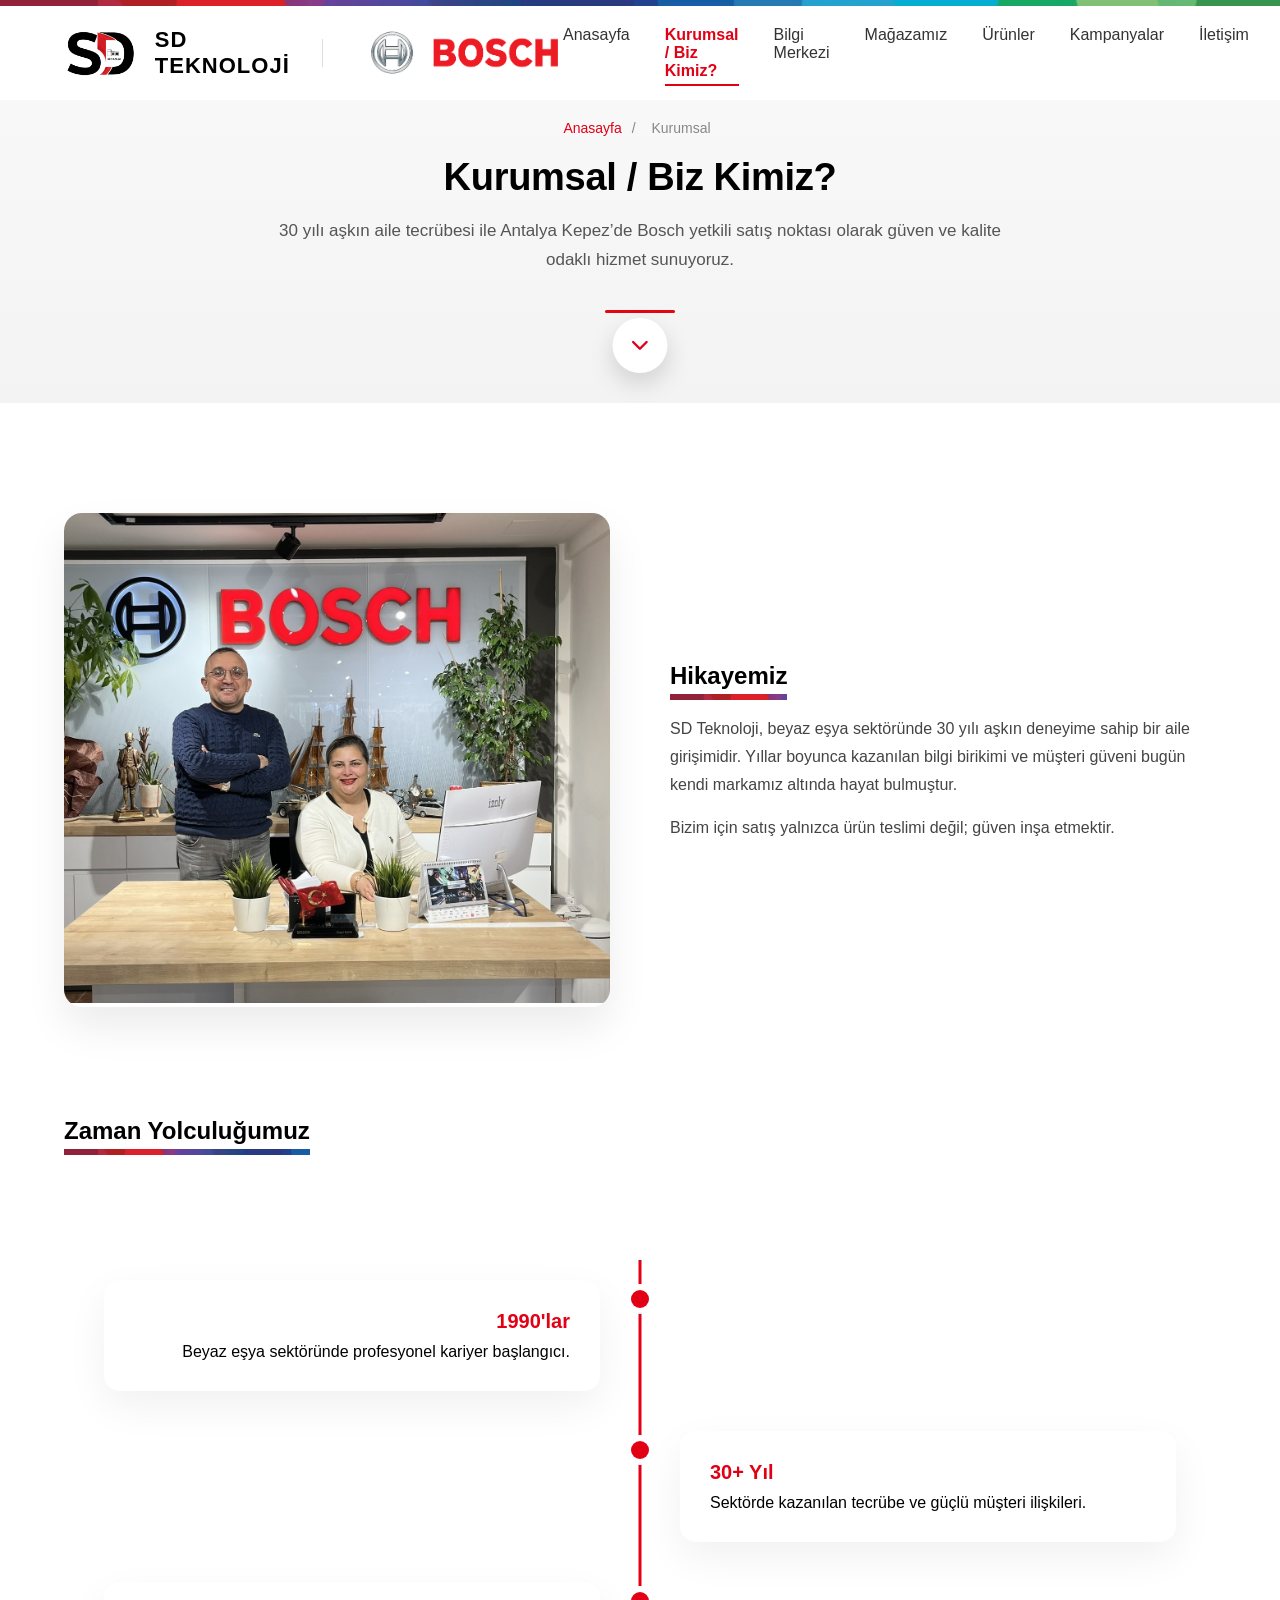
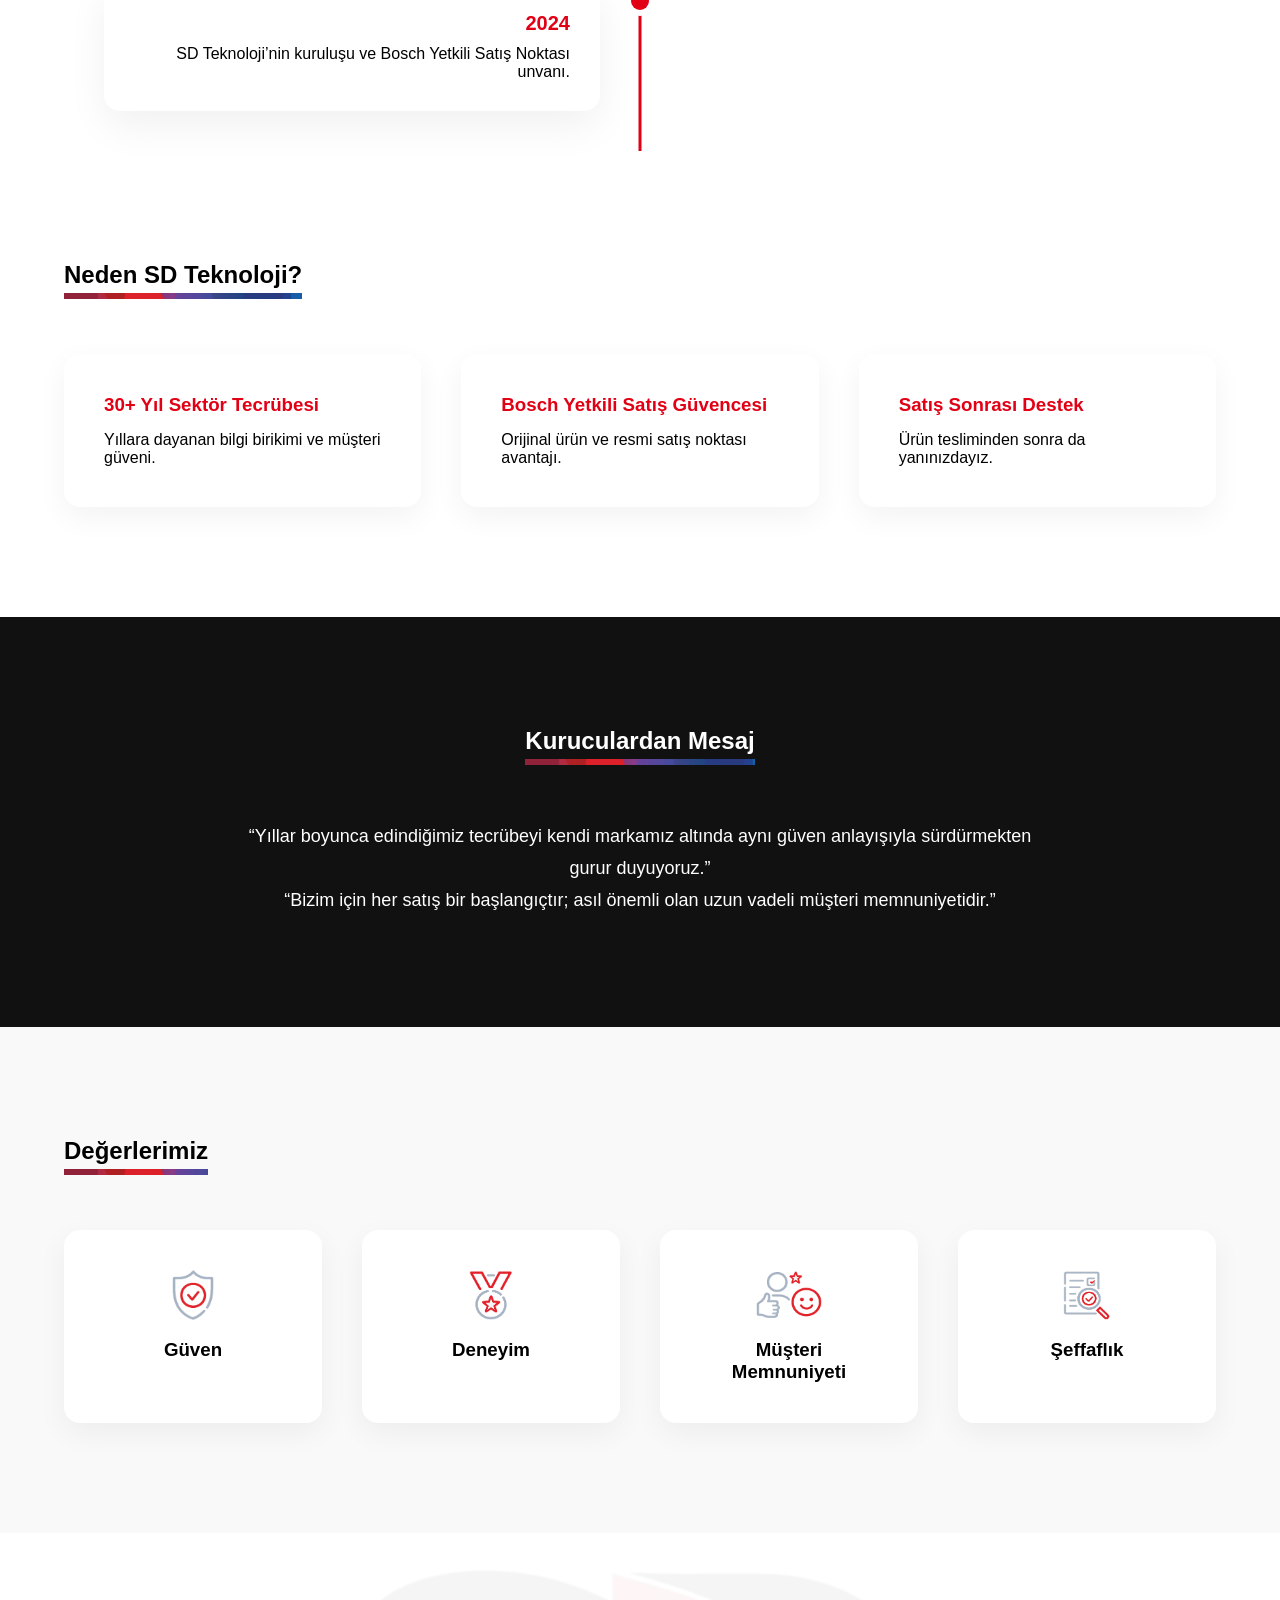
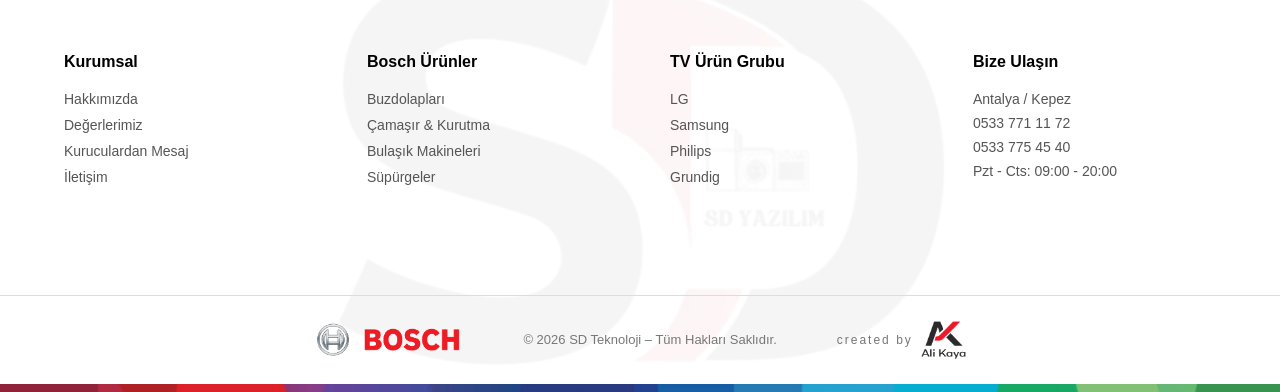
<file: kurumsal.html>
<!DOCTYPE html>
<html lang="tr">
<head>
    <meta charset="UTF-8">
    <title>Kurumsal | SD Teknoloji</title>
    <meta name="viewport" content="width=device-width, initial-scale=1.0">

    <!-- CSS -->
    <link rel="stylesheet" href="style.css">
<link rel="stylesheet" href="inner.css">
<link rel="stylesheet" href="kurumsal.css">   <!-- varsa -->
<link rel="stylesheet" href="https://cdnjs.cloudflare.com/ajax/libs/font-awesome/6.5.0/css/all.min.css">
</head>
<body>

<!-- HEADER -->
<!-- HEADER -->
<header class="main-header">

    <div class="top-strip"></div>

    <div class="container header-inner">

        <a href="index.html" class="logo-link">
            <div class="logo-area">
                <img src="images/logo.png" alt="SD Logo">
                <div class="brand-text">
    <span>SD</span>
    <span>TEKNOLOJİ</span>
</div>
                <div class="divider"></div>
                <img src="images/bosch.png" alt="Bosch Logo">
            </div>
        </a>

        <div class="hamburger">
            <span></span>
            <span></span>
            <span></span>
        </div>

        <nav class="menu">

            <a href="index.html">Anasayfa</a>
            <a href="kurumsal.html" class="active">Kurumsal / Biz Kimiz?</a>
            <a href="bilgi-merkezi.html">Bilgi Merkezi</a>
            <a href="magazamiz.html">Mağazamız</a>

            <div class="dropdown">
                <a href="#" class="dropbtn">Ürünler</a>

                <div class="mega-menu">
                    <div class="mega-column">
                        <a href="https://www.bosch-home.com.tr/tr/category/buzdolaplari-derin-dondurucular" target="_blank">
                            Buzdolapları & Derin Dondurucular
                        </a>
                        <a href="https://www.bosch-home.com.tr/tr/category/camasir-ve-kurutma-makineleri" target="_blank">
                            Çamaşır & Kurutma Makineleri
                        </a>
                        <a href="https://www.bosch-home.com.tr/tr/category/bulasik-makineleri" target="_blank">
                            Bulaşık Makineleri
                        </a>
                    </div>

                    <div class="mega-column">
                        <a href="https://www.bosch-home.com.tr/tr/category/pisirme-grubu" target="_blank">
                            Pişirme Grubu
                        </a>
                        <a href="https://www.bosch-home.com.tr/tr/category/ankastre-urunler" target="_blank">
                            Ankastre Ürünler
                        </a>
                        <a href="https://www.bosch-home.com.tr/tr/category/elektrikli-supurgeler" target="_blank">
                            Elektrikli Süpürge
                        </a>
                    </div>

                    <div class="mega-column">
                        <a href="https://www.bosch-home.com.tr/tr/category/kahve-makineleri" target="_blank">
                            Kahve Makineleri
                        </a>
                        <a href="https://www.bosch-home.com.tr/tr/category/mutfak-aletleri" target="_blank">
                            Mutfak Aletleri
                        </a>
                        <a href="https://www.bosch-home.com.tr/tr/category/toz-torbalari-aksesuarlar-temizlik-ve-bakim-urunleri" target="_blank">
                            Aksesuarlar & Temizlik / Bakım
                        </a>
                    </div>
                </div>
            </div>

            <a href="https://www.bosch-home.com.tr/kampanyalar" target="_blank">Kampanyalar</a>
            <a href="iletisim.html">İletişim</a>

        </nav>

    </div>

</header>
<div class="mobile-menu">

    <a href="index.html">Anasayfa</a>
    <a href="kurumsal.html" class="active">Kurumsal</a>
    <a href="magazamiz.html">Mağazamız</a>
    <a href="bilgi-merkezi.html">Bilgi Merkezi</a>

    <div class="mobile-dropdown">
        <div class="mobile-dropbtn">Ürünler</div>
        <div class="mobile-submenu">
            <a href="https://www.bosch-home.com.tr/tr/category/buzdolaplari-derin-dondurucular" target="_blank">Buzdolapları & Derin Dondurucular</a>
            <a href="https://www.bosch-home.com.tr/tr/category/camasir-ve-kurutma-makineleri" target="_blank">Çamaşır & Kurutma</a>
            <a href="https://www.bosch-home.com.tr/tr/category/bulasik-makineleri" target="_blank">Bulaşık Makineleri</a>
            <a href="https://www.bosch-home.com.tr/tr/category/pisirme-grubu" target="_blank">Pişirme Grubu</a>
            <a href="https://www.bosch-home.com.tr/tr/category/ankastre-urunler" target="_blank">Ankastre Ürünler</a>
            <a href="https://www.bosch-home.com.tr/tr/category/elektrikli-supurgeler" target="_blank">Süpürgeler</a>
        </div>
    </div>

    <a href="https://www.bosch-home.com.tr/kampanyalar" target="_blank">Kampanyalar</a>
    <a href="iletisim.html">İletişim</a>

</div>


<!-- ================= HERO ================= -->
<section class="inner-hero">
    <div class="container">

        <div class="breadcrumb">
            <a href="index.html">Anasayfa</a>
            <span>/</span>
            <span>Kurumsal</span>
        </div>

        

        <h1>Kurumsal / Biz Kimiz?</h1>

        <p class="hero-subtitle">
            30 yılı aşkın aile tecrübesi ile Antalya Kepez’de
            Bosch yetkili satış noktası olarak güven ve kalite odaklı hizmet sunuyoruz.
        </p>

        <button class="scroll-icon" data-target=".corporate-story">
    <i class="fa-solid fa-chevron-down"></i>
</button>

    </div>
</section>

<!-- ================= HİKAYE ================= -->
<section class="corporate-story" id="hikaye">

    <div class="container story-container">

        <div class="story-image">
            <img src="images/aile.jpeg" alt="SD Teknoloji Kurucuları">
        </div>

        <div class="story-text">
            <h2 class="section-title">Hikayemiz</h2>
            <p>
                SD Teknoloji, beyaz eşya sektöründe 30 yılı aşkın deneyime sahip bir aile girişimidir.
                Yıllar boyunca kazanılan bilgi birikimi ve müşteri güveni bugün kendi markamız altında hayat bulmuştur.
            </p>
            <p>
                Bizim için satış yalnızca ürün teslimi değil; güven inşa etmektir.
            </p>
        </div>

    </div>
</section>

<!-- ================= TIMELINE ================= -->
<section class="timeline-section">
    <div class="container">
        <h2 class="section-title">Zaman Yolculuğumuz</h2>

        <div class="timeline-modern">

            <div class="timeline-modern-item">
                <div class="timeline-content">
                    <span class="timeline-year">1990'lar</span>
                    <p>Beyaz eşya sektöründe profesyonel kariyer başlangıcı.</p>
                </div>
            </div>

            <div class="timeline-modern-item">
                <div class="timeline-content">
                    <span class="timeline-year">30+ Yıl</span>
                    <p>Sektörde kazanılan tecrübe ve güçlü müşteri ilişkileri.</p>
                </div>
            </div>

            <div class="timeline-modern-item">
                <div class="timeline-content">
                    <span class="timeline-year">2024</span>
                    <p>SD Teknoloji’nin kuruluşu ve Bosch Yetkili Satış Noktası unvanı.</p>
                </div>
            </div>

        </div>
    </div>
</section>


<!-- ================= NEDEN BİZ ================= -->
<section class="why-us">
    <div class="container">
        <h2 class="section-title">Neden SD Teknoloji?</h2>

        <div class="why-grid">
            <div class="why-card">
                <h3>30+ Yıl Sektör Tecrübesi</h3>
                <p>Yıllara dayanan bilgi birikimi ve müşteri güveni.</p>
            </div>

            <div class="why-card">
                <h3>Bosch Yetkili Satış Güvencesi</h3>
                <p>Orijinal ürün ve resmi satış noktası avantajı.</p>
            </div>

            <div class="why-card">
                <h3>Satış Sonrası Destek</h3>
                <p>Ürün tesliminden sonra da yanınızdayız.</p>
            </div>
        </div>
    </div>
</section>

<!-- ================= KURUCULARDAN MESAJ ================= -->
<section class="founder-message" id="mesaj">

    <div class="container">
        <h2 class="section-title">Kuruculardan Mesaj</h2>

        <div class="message-box">
            <p>“Yıllar boyunca edindiğimiz tecrübeyi kendi markamız altında aynı güven anlayışıyla sürdürmekten gurur duyuyoruz.”</p>
            <p>“Bizim için her satış bir başlangıçtır; asıl önemli olan uzun vadeli müşteri memnuniyetidir.”</p>
        </div>
    </div>
</section>

<!-- ================= DEĞERLER ================= -->
<section class="values-section" id="degerler">

    <div class="container">
        <h2 class="section-title">Değerlerimiz</h2>

        <div class="values-grid">

            <div class="value-card">
                <img src="images/guven.png" alt="">
                <h3>Güven</h3>
            </div>

            <div class="value-card">
                <img src="images/deneyim.png" alt="">
                <h3>Deneyim</h3>
            </div>

            <div class="value-card">
                <img src="images/memnuniyet.png" alt="">
                <h3>Müşteri Memnuniyeti</h3>
            </div>

            <div class="value-card">
                <img src="images/seffaflik.png" alt="">
                <h3>Şeffaflık</h3>
            </div>

        </div>
    </div>
</section>

<!-- FOOTER -->
<footer class="site-footer">

    <!-- Arka Silik Logo -->
    <div class="footer-bg"></div>

    <div class="footer-top">
    <div class="container footer-columns">

        <div class="footer-col">
            <h4>Kurumsal</h4>
            <a href="kurumsal.html#hikaye">Hakkımızda</a>
<a href="kurumsal.html#degerler">Değerlerimiz</a>
<a href="kurumsal.html#mesaj">Kuruculardan Mesaj</a>

            <a href="iletisim.html">İletişim</a>
        </div>

        <div class="footer-col">
            <h4>Bosch Ürünler</h4>
            <a href="https://www.bosch-home.com.tr/tr/category/buzdolaplari-derin-dondurucular/buzdolaplari" target="_blank">Buzdolapları</a>
            <a href="https://www.bosch-home.com.tr/tr/category/camasir-ve-kurutma-makineleri" target="_blank">Çamaşır & Kurutma</a>
            <a href="https://www.bosch-home.com.tr/tr/category/bulasik-makineleri" target="_blank">Bulaşık Makineleri</a>
            <a href="https://www.bosch-home.com.tr/tr/category/elektrikli-supurgeler" target="_blank">Süpürgeler</a>
        </div>

        <div class="footer-col">
            <h4>TV Ürün Grubu</h4>
            <a href="#tv">LG</a>
            <a href="#tv">Samsung</a>
            <a href="#tv">Philips</a>
            <a href="#tv">Grundig</a>
        </div>

        <div class="footer-col">
            <h4>Bize Ulaşın</h4>
            <p>Antalya / Kepez</p>
            <p>0533 771 11 72</p>
            <p>0533 775 45 40</p>
            <p>Pzt - Cts: 09:00 - 20:00
        </div>

    </div>
</div>

    <!-- Alt Bilgi Alanı -->
<div class="footer-bottom">
    <div class="footer-bottom-inner">

        <img src="images/bosch.png" alt="Bosch Logo" class="bosch-logo">

        <div class="footer-copy">
            © 2026 SD Teknoloji – Tüm Hakları Saklıdır.
        </div>

        <div class="ak-wrapper">
            <span class="ak-text">created by</span>
            <img src="images/ak-logo.png" alt="Ali Kaya Logo" class="ak-logo">
        </div>

    </div>
</div>

    <!-- Alt Bosch Şerit -->
    <div class="footer-strip"></div>

</footer>
<script src="main.js"></script>

</body>
</html>
</file>
<file: style.css>
/* RESET */
*{
    margin:0;
    padding:0;
    box-sizing:border-box;
    font-family: 'Segoe UI', sans-serif;
}

html, body {
    max-width: 100%;
    overflow-x: hidden;
}




/* ================= MEGA MENU ================= */

.dropdown{
    position:relative;
}

/* Açılır Alan */
.mega-menu{
    position:absolute;
    top:100%;
    left: -118px;;                /* SOLA YASLANDI */
    width:780px;
    background:#ffffff;
    padding:40px 50px;
    display:flex;
    justify-content:space-between;
    gap:60px;
    box-shadow:0 25px 50px rgba(0,0,0,0.12);
    border-radius:16px;
    opacity:0;
    visibility:hidden;
    transition:all 0.3s ease;
    z-index:5000;
    transform:translateY(10px);
}
.mega-menu::before{
    content:"";
    position:absolute;
    top:0;
    left:0;
    width:100%;
    height:6px;
    background:url("images/bosch-strip.png") center/cover;
}


/* Hover ile açılma */
.dropdown:hover .mega-menu{
    opacity:1;
    visibility:visible;
    transform:translateX(-50%) translateY(0);
}

/* Sütun */
.mega-column{
    display:flex;
    flex-direction:column;
    gap:18px;
    width:33%;              /* 3 eşit sütun */
}

/* Linkler */
.mega-column a{
    text-decoration:none;
    color:#333;
    font-size:15px;
    line-height:1.5;
    display:flex;
    align-items:flex-start;
    gap:10px;
    transition:0.3s ease;
    white-space:normal;
    word-break:break-word;  /* uzun kelime taşmasını engeller */
}

/* Ok işareti */
.mega-column a::before{
    content:"›";
    font-size:16px;
    color:#bbb;
    transition:0.3s ease;
}

/* Hover */
.mega-column a:hover{
    color:#e20015;
    transform:translateX(6px);
}

.mega-column a:hover::before{
    color:#e20015;
}

/* ================= HEADER ================= */

.main-header{
    position: fixed;   /* sticky yerine fixed */
    top: 0;
    left: 0;
    width: 100%;
    z-index: 9999;
    background: #fff;
}



/* BOSCH ŞERİT */
.top-strip{
    width:100%;
    height:6px;
    background:url("images/bosch-strip.png") center/cover no-repeat;
    transition:height 0.3s ease;
}

/* İç Alan */
.header-inner{
    display:flex;
    justify-content:space-between;
    align-items:center;
    padding:20px 0;
    transition:padding 0.3s ease;
}

/* Scroll Olduğunda */
.main-header.scrolled .header-inner{
    padding:12px 0;
}

.main-header.scrolled .top-strip{
    height:6px; /* Şerit sabit kalıyor, ters büyüme yok */
}

.logo-link{
    text-decoration:none;
    color:inherit;
    display:inline-block;
}


.logo-area{
    display:flex;
    align-items:center;
    gap:18px;
    margin-left:0;
    padding-left:0;
}

.logo-area img{
    height:50px;
}

.brand-text{
    font-size:22px;
    font-weight:700;
    letter-spacing:1px;
}

.divider {
    width: 1px;
    height: 28px;
    background: #ddd;
    margin-left: 14px;
    margin-right: 4px;
}

.menu{
    display:flex;
    gap:35px;
}

.menu a{
    text-decoration:none;
    color:#333;
    font-weight:500;
    transition:0.3s;
}

.menu a:hover{
    color:#e20015;
}
.container {
  width: 90%;
  max-width: 1400px;
  margin: 0 auto;
}
/* ================= HERO ================= */







/* ================= BOSCH KATEGORİLER ================= */

.bosch-categories{
    padding:120px 0;
    background:#ffffff;
    text-align:center;
}

.bosch-grid{
    margin-top:60px;
    display:grid;
    grid-template-columns:repeat(4,1fr);
    gap:30px;
}

.bosch-card{
    position:relative;
    border-radius:18px;
    overflow:hidden;
    text-decoration:none;
    color:#fff;
    height:230px;
    display:flex;
    align-items:flex-end;
    padding:20px;
    transition:0.4s ease;
}

.bosch-card img{
    position:absolute;
    inset:0;
    width:100%;
    height:100%;
    object-fit:cover;
    transition:0.5s ease;
}

.bosch-card::after{
    content:"";
    position:absolute;
    inset:0;
    background:linear-gradient(to top, rgba(0,0,0,0.7), rgba(0,0,0,0.2));
}

.bosch-card span{
    position:relative;
    z-index:2;
    font-size:18px;
    font-weight:600;
}

.bosch-card:hover img{
    transform:scale(1.1);
}

.bosch-card:hover{
    transform:translateY(-8px);
}
.fade-in{
    opacity:0;
    transform:translateY(40px);
    transition:all 0.8s cubic-bezier(.2,.65,.3,1);
}

.fade-in.active{
    opacity:1;
    transform:translateY(0);
}

/* ================= TV BRANDS ================= */

.tv-brands{
    padding:120px 0;
    background:#f8f8f8;
    text-align:center;
}

.tv-description{
    margin-top:20px;
    color:#555;
    font-size:16px;
    max-width:700px;
    margin-left:auto;
    margin-right:auto;
}

.tv-grid{
    margin-top:60px;
    display:grid;
    grid-template-columns:repeat(3,1fr);
    gap:40px;
}

.tv-card{
    background:#ffffff;
    padding:40px;
    border-radius:18px;
    text-decoration:none;
    display:flex;
    align-items:center;
    justify-content:center;
    transition:0.3s ease;
    box-shadow:0 10px 30px rgba(0,0,0,0.05);
    height:200px;
    overflow:hidden;
}

.tv-card img{
    width:100%;
    height:100%;
    object-fit:contain;   /* Oranı bozmadan doldurur */
    transition:0.3s ease;
}

/* Hover sadece hafif yükselme */

.tv-card:hover{
    transform:translateY(-6px);
    box-shadow:0 20px 45px rgba(0,0,0,0.1);
}



/* ================= FEATURES ================= */

.features{
    padding:80px 0;
}

.feature-grid{
    display:grid;
    grid-template-columns:repeat(3,1fr);
    gap:30px;
}

.feature-card{
    background:white;
    padding:40px;
    border-radius:12px;
    text-align:center;
    box-shadow:0 10px 25px rgba(0,0,0,0.05);
    transition:0.4s;
}

.feature-card:hover{
    transform:translateY(-8px);
    box-shadow:0 20px 40px rgba(0,0,0,0.12);
}


.feature-card h3{
    color:#e20015;
    margin-bottom:15px;
}

/* ================= EXPERIENCE ================= */

.experience{
    padding:100px 0;
    background:#ffffff;
}

.experience-container{
    display:flex;
    gap:60px;
    align-items:center;
}

.experience-text{
    flex:1;
}

.experience-text h2{
    font-size:36px;
    margin-bottom:20px;
    position:relative;
}

.experience-text h2::after{
    content:"";
    width:60px;
    height:4px;
    background:#e20015;
    position:absolute;
    left:0;
    bottom:-10px;
}

.experience-text p{
    line-height:1.7;
    color:#444;
}

.experience-images{
    flex:1;
    display:flex;
    gap:25px;
}

.image-box{
    width:50%;
    height:420px;
    overflow:hidden;
    border-radius:16px;
}

.image-box img{
    width:100%;
    height:100%;
    object-fit:cover;
    display:block;
    transition:0.4s ease;
}

.image-box:hover img{
    transform:scale(1.05);
}


/* ================= CONTACT ================= */

.contact-section{
    padding:80px 0;
}



.contact-info{
    flex:1;
}

.contact-info h3{
    margin-bottom:15px;
    font-size:24px;
}

.contact-map{
    flex:1;
}

.contact-map iframe{
width:100%;
height:350px;
border-radius:12px;
border:none;
}

/* ================= FOOTER ================= */
.footer-columns{
    display:grid;
    grid-template-columns:repeat(4,1fr);
    gap:60px;
    padding:60px 0;
}

.footer-col h4{
    margin-bottom:20px;
    font-size:16px;
}

.footer-col a{
    display:block;
    margin-bottom:10px;
    text-decoration:none;
    color:#555;
    font-size:14px;
    transition:0.3s;
}

.footer-col a:hover{
    color:#e20015;
}

.footer-col p{
    font-size:14px;
    color:#555;
    margin-bottom:8px;
}



.site-footer{
    position:relative;
    background:#ffffff;
    overflow:hidden;
}

/* Silik Arka Logo */
.footer-bg{
    position:absolute;
    inset:0;
    background:url("images/logo.png") center/contain no-repeat;

    opacity:0.04;
    pointer-events:none;
}

/* Üst Alan */
.footer-top{
    padding:60px 0 40px 0;
    position:relative;
    z-index:2;
}

.footer-left h3{
    margin-bottom:15px;
    font-size:22px;
}

.footer-left p{
    margin:5px 0;
    color:#555;
}

/* ================= ALT ORTALI BÖLÜM ================= */
html{
    scroll-behavior:smooth;
}
section{
    scroll-margin-top:120px;
}

.footer-bottom{
    border-top:1px solid #ddd;
    padding:25px 0;
    position:relative;
    z-index:2;
}

.footer-bottom-inner{
    display:flex;
    align-items:center;
    justify-content:center;
    gap:60px;
    flex-wrap:wrap;
    text-align:center;
}

/* Bosch Logo */
.bosch-logo{
    height:38px;
}

/* Telif Yazısı */
.footer-copy{
    font-size:13px;
    color:#777;
}

/* AK Alan */
.ak-wrapper{
    display:flex;
    align-items:center;
    gap:8px;
}

.ak-logo{
    height:38px;
}

.ak-text{
    font-size:12px;
    letter-spacing:2px;
    color:#777;
}

/* Alt Bosch Renkli Şerit */
.footer-strip{
    width:100%;
    height:8px;
    background:url("images/bosch-strip.png") center/cover no-repeat;
}



/* ================= WHATSAPP ================= */

.whatsapp-btn{
    position:fixed;
    left:20px;
    bottom:20px;
    display:flex;
    align-items:center;
    background:#25D366;
    padding:10px 18px 10px 10px;
    border-radius:60px;
    text-decoration:none;
    color:#fff;
    box-shadow:0 10px 25px rgba(0,0,0,0.25);
    z-index:999;
    transition:0.3s ease;
}

.whatsapp-btn:hover{
    transform:scale(1.05);
}

/* İkon Alanı */
.wp-icon{
    width:50px;
    height:50px;
    background:#1ebe5d;
    border-radius:50%;
    display:flex;
    align-items:center;
    justify-content:center;
    font-size:24px;
}

/* Yazı Alanı */
.wp-text{
    display:flex;
    flex-direction:column;
    margin-left:12px;
}

.wp-title{
    font-weight:700;
    font-size:16px;
}

.wp-sub{
    font-size:13px;
    opacity:0.9;
}



/* ANA VURGU */
.main-highlight {
  padding: 80px 0;
  text-align: center;
  background-color: #ffffff;
}

.highlight-title {
  font-size: 36px;
  font-weight: 700;
  color: #E2001A; /* Bosch kırmızısı */
  margin-bottom: 25px;
}

.highlight-text {
  font-size: 18px;
  color: #333;
  max-width: 800px;
  margin: auto;
  line-height: 1.6;
}

/* BİZ KİMİZ */
.about-us {
  padding: 80px 0;
  background: #f5f5f5;
}

.about-wrapper {
  display: flex;
  align-items: center;
  justify-content: space-between;
  gap: 50px;
}

.about-text {
  flex: 1;
}

.about-text h2 {
  font-size: 28px;
  margin-bottom: 20px;
}

.about-text p {
  font-size: 16px;
  line-height: 1.6;
  color: #444;
}

.circle-svg {
    width: 100%;
    max-width: 380px;
    height: auto;
  margin: auto;
  border-radius: 50%;
  overflow: hidden;
  box-sizing: border-box;
  transition: transform 0.4s ease, box-shadow 0.4s ease;
}
@media (max-width: 768px) {

    .about-wrapper {
        flex-direction: column;
        text-align: center;
    }

    .circle-svg {
        width: 90%;
        max-width: 320px;
        margin: 30px auto 0;
    }

}

/* SVG */
.circle-svg svg {
  width: 100%;
  height: 100%;
  border-radius: 50%;
}



/* Hover efekti */
.circle-svg {
  transition: transform 0.4s ease;
  will-change: transform;
}

.about-image:hover .circle-svg {
  transform: scale(1.05) translateZ(0);
}

/* Responsive */
@media (max-width: 768px) {
  .circle-svg {
    width: 280px;
    height: 280px;
    margin-top: 30px;
  }
}
/* ===================== MOBILE SYSTEM ===================== */

@media (max-width: 992px){

    /* HEADER */
    .header-inner{
        padding:15px 0;
    }

    .logo-area{
        gap:10px;
    }

    .logo-area img{
        height:38px;
    }

    .brand-text{
        font-size:18px;
    }

    

    /* MENU */
    .menu{
        display:none;   /* hamburger yapacağız sonra */
    }

    /* HERO */
    .hero{
        width:100%;
        height:480px;
        border-radius:0;
    }

    

    .hero-content h1{
        font-size:30px;
    }

    .hero-content p{
        font-size:16px;
    }

    .hero-btn{
        padding:12px 20px;
        font-size:14px;
    }

    /* BOSCH GRID */
    .bosch-grid{
        grid-template-columns:repeat(2,1fr);
        gap:20px;
    }

    .bosch-card{
        height:170px;
        padding:15px;
    }

    .bosch-card span{
        font-size:14px;
    }

    /* TV GRID */
    .tv-grid{
        grid-template-columns:repeat(2,1fr);
        gap:20px;
    }

    .tv-card{
        height:150px;
        padding:20px;
    }

    /* FEATURES */
    .feature-grid{
        grid-template-columns:1fr;
    }

    .feature-card{
        padding:30px;
    }

    /* EXPERIENCE */
    .experience-container{
        flex-direction:column;
        text-align:center;
        gap:40px;
    }

    .experience-images{
        flex-direction:column;
    }

    .image-box{
        width:100%;
        height:260px;
    }

    .experience-text h2{
        font-size:28px;
    }

    /* CONTACT */
    .contact-container{
        flex-direction:column;
        gap:40px;
    }

    .contact-map iframe{
    width:100%;
    height:350px;
}

    /* FOOTER */
    .footer-columns{
        grid-template-columns:1fr 1fr;
        gap:30px;
        padding:50px 0;
    }

    .footer-bottom-inner{
        flex-direction:column;
        gap:15px;
    }

    .bosch-logo{
        height:30px;
    }

    .ak-logo{
        height:30px;
    }

    /* WHATSAPP */
    .whatsapp-btn{
        left:12px;
        bottom:12px;
        padding:8px 14px 8px 8px;
    }

    .wp-icon{
        width:40px;
        height:40px;
        font-size:20px;
    }

    .wp-title{
        font-size:14px;
    }

    .wp-sub{
        font-size:11px;
    }
}
@media (max-width: 600px){

    .bosch-grid,
    .tv-grid{
        grid-template-columns:1fr;
    }

    .footer-columns{
        grid-template-columns:1fr;
        text-align:center;
    }

}
@media (max-width: 992px){
    .mega-menu{
        display:none !important;
    }
}
@media (max-width: 992px){
    section{
        scroll-margin-top:80px;
    }
}
/* ================= HAMBURGER ================= */

.hamburger{
    display:none;
    flex-direction:column;
    gap:6px;
    cursor:pointer;
    z-index:1100;
}

.hamburger span{
    width:28px;
    height:3px;
    background:#111;
    transition:0.3s ease;
}

/* X dönüşümü */
.hamburger.active span:nth-child(1){
    transform:rotate(45deg) translateY(8px);
}

.hamburger.active span:nth-child(2){
    opacity:0;
}

.hamburger.active span:nth-child(3){
    transform:rotate(-45deg) translateY(-8px);
}

/* ================= MOBILE MENU PANEL ================= */

.mobile-menu{
    position:fixed;
    top:0;
    right:-100%;
    width:80%;
    max-width:320px;
    height:100vh;
    background:#ffffff;
    box-shadow:-10px 0 30px rgba(0,0,0,0.15);
    padding:100px 30px 40px 30px;
    display:flex;
    flex-direction:column;
    gap:20px;
    transition:0.4s ease;
    z-index:1050;
}

.mobile-menu.active{
    right:0;
}

.mobile-menu a{
    text-decoration:none;
    color:#111;
    font-weight:500;
    font-size:16px;
}
.mobile-menu a.active {
    color: #e20015;
    font-weight: 600;
}

/* Dropdown */
.mobile-dropdown{
    display:flex;
    flex-direction:column;
}

.mobile-dropbtn{
    font-weight:600;
    cursor:pointer;
    margin-bottom:10px;
}

.mobile-submenu{
    display:none;
    flex-direction:column;
    gap:10px;
    padding-left:10px;
}

.mobile-dropdown.active .mobile-submenu{
    display:flex;
}

/* ================= MOBILE BREAKPOINT ================= */

@media (max-width: 992px){

    .menu{
        display:none;
    }

    .hamburger{
        display:flex;
    }

}
.hero-badge{
    margin-top:20px;
    font-size:14px;
    opacity:0.85;
    letter-spacing:1px;
}
.trust-strip{
    background:#111;
    color:#fff;
    text-align:center;
    padding:20px 0;
    font-size:14px;
}


/* ================= GOOGLE REVIEWS ================= */
.google-score{
    display:flex;
    justify-content:center;
    align-items:center;
    gap:15px;
    margin-bottom:30px;
}

.score{
    font-size:32px;
    font-weight:700;
}

.stars{
    color:#e20015;
    letter-spacing:3px;
}

.count{
    font-size:14px;
    color:#777;
}
.reviews{
    padding:110px 0;
    background:#f9f9f9;
}

.reviews-grid{
    margin-top:60px;
    display:grid;
    grid-template-columns:repeat(2,1fr);
    gap:35px;
}

.review-card{
    background:#fff;
    padding:35px;
    border-radius:18px;
    box-shadow:0 15px 40px rgba(0,0,0,0.06);
    transition:0.3s ease;
}

.review-card:hover{
    transform:translateY(-8px);
    box-shadow:0 25px 60px rgba(0,0,0,0.12);
}

.review-header{
    display:flex;
    align-items:center;
    gap:15px;
    margin-bottom:20px;
}

.review-header img{
    width:55px;
    height:55px;
    border-radius:50%;
    object-fit:cover;
}

.review-header h4{
    margin:0;
    font-size:16px;
}

.review-header span{
    font-size:13px;
    color:#777;
}

.review-card p{
    line-height:1.7;
    color:#444;
    font-size:15px;
}

.review-photo{
    margin-top:20px;
}

.review-photo img{
    width:25%;
    border-radius:12px;
    margin-top:10px;
}
@media (max-width: 992px){
    .reviews-grid{
        grid-template-columns:1fr;
    }
}
.reviews-main-title{
    text-align:center;
    font-size:28px;
    font-weight:600;
    margin-bottom:25px;
}
.reviews-header{
    text-align:center;
    margin-bottom:60px;
}

.reviews-header h2{
    font-size:30px;
    font-weight:600;
    margin-bottom:20px;
}

.google-score{
    display:flex;
    align-items:center;
    justify-content:center;
    gap:10px;
}

.score{
    font-size:34px;
    font-weight:700;
}

.stars{
    color:#e20015;
    letter-spacing:4px;
}

.count{
    font-size:14px;
    color:#777;
}

.google-btn{
    display:inline-block;
    padding:10px 22px;
    border:1px solid #e20015;
    border-radius:6px;
    color:#e20015;
    text-decoration:none;
    font-size:14px;
    transition:0.3s ease;
}

.google-btn:hover{
    background:#e20015;
    color:#fff;
}
.google-logo{
    height:22px;
    margin-right:5px;
}


/* Genel badge tasarımı */
.badge{
    position:absolute;
    background:#ffffff;
    padding:14px 22px;
    border-radius:12px;
    font-size:18px;
    font-weight:600;
    color:#111;
    box-shadow:0 15px 40px rgba(0,0,0,0.15);
    opacity:0;
}

/* Sol üst */
.badge-top{
    top:60px;
    left:60px;
    animation:slideFromLeft 1.5s ease forwards;
}

/* Sağ alt */
.badge-bottom{
    bottom:60px;
    right:60px;
    animation:slideFromRight 1.5s ease forwards;
    animation-delay:0.8s;
}

/* Bosch gradient */
.bosch-gradient{
    background:linear-gradient(
        to right,
        #e20015 0%,
        #ff0000 25%,
        #000000 50%,
        #e20015 75%,
        #ff0000 100%
    );
    background-clip:text;
    -webkit-background-clip:text;
    color:transparent;
}

/* Animasyonlar */
@keyframes slideFromLeft{
    from{
        transform:translateX(-80px);
        opacity:0;
    }
    to{
        transform:translateX(0);
        opacity:1;
    }
}

@keyframes slideFromRight{
    from{
        transform:translateX(80px);
        opacity:0;
    }
    to{
        transform:translateX(0);
        opacity:1;
    }
}
/* ================= PREMIUM HERO ================= */

.hero{
    display:flex;
    justify-content:center;
    margin-top:0px;
}

.hero-video-wrapper{
    position:relative;
    width:100%;
    max-width:1400px;
    height:650px;
    border-radius:0px;
    overflow:hidden;
}

.hero-video{
    position:absolute;
    inset:0;
    width:100%;
    height:100%;
    object-fit:cover;
}

.hero-overlay{
    position:absolute;
    inset:0;
    background:linear-gradient(
        to bottom,
        rgba(0,0,0,0.55),
        rgba(0,0,0,0.65)
    );
}

.hero-content{
    position:absolute;
    inset:0;
    display:flex;
    flex-direction:column;
    align-items:center;
    justify-content:center;
    text-align:center;
    color:#fff;
    padding:0 20px;
    z-index:2;
    animation:heroFade 1.2s ease forwards;
    opacity:0;
}

.hero-content h1{
    font-size:56px;
    font-weight:800;
    margin-bottom:20px;
    line-height:1.2;
}

.hero-content p{
    font-size:22px;
    margin-bottom:40px;
    opacity:0.9;
}

.bosch-highlight{
    color:#e20015;
}

.hero-buttons{
    display:flex;
    gap:20px;
    flex-wrap:wrap;
    justify-content:center;
}

.hero-btn{
    padding:15px 34px;
    border-radius:8px;
    font-weight:600;
    text-decoration:none;
    transition:0.3s ease;
}

.primary-btn{
    background:#e20015;
    color:#fff;
}

.primary-btn:hover{
    background:#b80012;
    transform:translateY(-3px);
}

.secondary-btn{
    background:transparent;
    border:2px solid #fff;
    color:#fff;
}

.secondary-btn:hover{
    background:#fff;
    color:#111;
}

/* Animasyon */
@keyframes heroFade{
    from{
        opacity:0;
        transform:translateY(40px);
    }
    to{
        opacity:1;
        transform:translateY(0);
    }
}

/* ================= MOBILE HERO ================= */

@media (max-width: 992px){

    

    .hero-content h1{
        font-size:34px;
    }

    .hero-content p{
        font-size:18px;
    }

    .hero-btn{
        padding:12px 24px;
        font-size:14px;
    }
}
.menu a.active {
    color: #e20015;
    font-weight: 600;
    position: relative;
}

.menu a.active::after {
    content: "";
    position: absolute;
    left: 0;
    bottom: -6px;
    width: 100%;
    height: 2px;
    background: #e20015;
}
/* ================= MOBILE HEADER OPTIMIZATION ================= */

@media (max-width: 768px){

    .header-inner{
        padding: 12px 0;
    }

    .logo-area{
        gap: 8px;
    }

    .logo-area img{
        height: 32px;   /* önce 38-50 idi */
    }

    .brand-text{
        font-size: 16px;
        letter-spacing: 0.5px;
    }

    

}
/* ================= MOBILE HEADER FIX ================= */

@media (max-width: 768px){

    .header-inner{
        padding: 10px 0;
    }

    .logo-area{
        gap: 6px;
        align-items: center;
    }

    .logo-area img{
        height:20px;
    }

    .brand-text{
        font-size:12px;
        line-height: 1.1;
        display: flex;
        flex-direction: column;   /* 2 SATIR GARANTİ */
    }

    .brand-text span{
        display: block;
    }

}
/* ================= LUXURY TRUST SECTION ================= */

.trust-luxury {
    padding: 110px 0;
    background: linear-gradient(to bottom, #ffffff, #f4f4f4);
    position: relative;
}

.trust-luxury-inner {
    display: flex;
    align-items: stretch;
    justify-content: space-between;
    gap: 50px;
    text-align: center;
    position: relative;
}

.trust-luxury-item {
    flex: 1;
    padding: 30px 20px;
    transition: 0.4s ease;
}

.trust-icon {
    width: 70px;
    height: 70px;
    margin: 0 auto 25px;
    border-radius: 50%;
    background: rgba(226, 0, 21, 0.08);
    display: flex;
    align-items: center;
    justify-content: center;
}

.trust-icon i {
    font-size: 28px;
    color: #e20015;
}

.trust-luxury-item h3 {
    font-size: 20px;
    margin-bottom: 12px;
    font-weight: 600;
}

.trust-luxury-item p {
    font-size: 15px;
    color: #555;
    line-height: 1.6;
    max-width: 260px;
    margin: 0 auto;
}

.trust-divider {
    width: 1px;
    background: linear-gradient(to bottom, transparent, #ddd, transparent);
}

.trust-luxury-item:hover {
    transform: translateY(-8px);
}

.trust-luxury-item:hover .trust-icon {
    background: rgba(226, 0, 21, 0.15);
}

/* MOBILE */

@media (max-width: 992px) {

    .trust-luxury-inner {
        flex-direction: column;
        gap: 60px;
    }

    .trust-divider {
        display: none;
    }
}
/* ================= SHOWROOM CTA ================= */

.showroom-cta{
    padding:120px 0;
    background:#111;
    color:#fff;
    text-align:center;
}

.showroom-text h2{
    font-size:36px;
    margin-bottom:20px;
}

.showroom-text p{
    max-width:650px;
    margin:0 auto 40px;
    line-height:1.7;
    opacity:0.85;
}

.showroom-buttons{
    display:flex;
    gap:20px;
    justify-content:center;
    flex-wrap:wrap;
}

.showroom-btn{
    padding:14px 34px;
    border-radius:6px;
    text-decoration:none;
    font-weight:600;
    transition:0.3s ease;
}

.showroom-btn.primary{
    background:#e20015;
    color:#fff;
}

.showroom-btn.primary:hover{
    background:#b80012;
}

.showroom-btn.secondary{
    border:2px solid #fff;
    color:#fff;
}

.showroom-btn.secondary:hover{
    background:#fff;
    color:#111;
}
/* ================= STATS BAND ================= */

.stats-band{
    padding:90px 0;
    background:#f7f7f7;
}

.stats-inner{
    display:flex;
    justify-content:space-around;
    text-align:center;
    flex-wrap:wrap;
}

.stat-item h3{
    font-size:42px;
    color:#e20015;
    margin-bottom:10px;
}

.stat-item p{
    color:#555;
    font-size:15px;
}
.scroll-indicator {
    position: absolute;
    bottom: 40px;
    left: 50%;
    transform: translateX(-50%);
}

.scroll-indicator span {
    display: block;
    width: 22px;
    height: 35px;
    border: 2px solid #fff;
    border-radius: 20px;
    position: relative;
}

.scroll-indicator span::after {
    content: "";
    position: absolute;
    top: 6px;
    left: 50%;
    width: 4px;
    height: 8px;
    background: #fff;
    border-radius: 2px;
    transform: translateX(-50%);
    animation: scrollAnim 1.8s infinite;
}

@keyframes scrollAnim {
    0% { opacity: 0; top: 6px; }
    50% { opacity: 1; }
    100% { opacity: 0; top: 18px; }
}
/* ================= KAMPANYALAR ================= */

.campaigns {
    padding: 110px 0;
    background: #f9f9f9;
}

.campaign-header {
    text-align: center;
    margin-bottom: 60px;
}

.campaign-header h2 {
    font-size: 32px;
    margin-bottom: 10px;
}

.campaign-header p {
    color: #777;
    font-size: 14px;
}

.campaign-grid {
    display: grid;
    grid-template-columns: repeat(2, 1fr);
    gap: 35px;
}

.campaign-card {
    background: #fff;
    border-radius: 16px;
    overflow: hidden;
    box-shadow: 0 15px 40px rgba(0,0,0,0.06);
    transition: 0.3s ease;
}

.campaign-card:hover {
    transform: translateY(-6px);
    box-shadow: 0 25px 60px rgba(0,0,0,0.12);
}

.campaign-card img {
    width: 100%;
    height: auto;
    max-height: 310px;   /* çok uzamasın */
    object-fit: cover;
    display: block;
}

.campaign-content {
    padding: 25px;
}

.campaign-content h3 {
    font-size: 18px;
    margin-bottom: 10px;
}

.campaign-content p {
    font-size: 14px;
    color: #555;
    margin-bottom: 10px;
}

.campaign-content span {
    font-size: 12px;
    color: #999;
}

/* MOBILE */

@media (max-width: 992px) {
    .campaign-grid {
        grid-template-columns: 1fr;
    }
}
/* ================= KAMPANYA BADGE ================= */

.campaign-card {
    position: relative;
}

.campaign-badge {
    position: absolute;
    top: 18px;
    left: 18px;
    background: #e20015;
    color: #fff;
    font-size: 11px;
    font-weight: 700;
    padding: 6px 14px;
    border-radius: 20px;
    letter-spacing: 1px;
    box-shadow: 0 5px 15px rgba(0,0,0,0.15);
}
.logo-area img:last-child {
    margin-left: 22px; /* Bosch logosunu sağa iter */
}
.campaign-cta{
    display:inline-block;
    margin-top:15px;
    padding:10px 18px;
    background:#e20015;
    color:#fff;
    text-decoration:none;
    font-size:13px;
    font-weight:600;
    border-radius:6px;
    transition:0.3s ease;
}

.campaign-cta:hover{
    background:#b80012;
    transform:translateY(-2px);
}
.reviews-slider{
    display:flex;
    gap:30px;
    overflow-x:auto;
    scroll-snap-type:x mandatory;
    padding-bottom:10px;
}

.review-card{
    min-width:320px;
    scroll-snap-align:start;
}
.consultation{
    padding:100px 0;
    background:#111;
    color:#fff;
    text-align:center;
}

.consultation h2{
    font-size:30px;
    margin-bottom:20px;
}

.consultation p{
    max-width:600px;
    margin:0 auto 35px;
    opacity:0.85;
}

.consultation-buttons{
    display:flex;
    gap:20px;
    justify-content:center;
    flex-wrap:wrap;
}

.consult-btn{
    padding:12px 28px;
    border-radius:6px;
    text-decoration:none;
    font-weight:600;
    transition:0.3s ease;
}

.consult-btn.primary{
    background:#e20015;
    color:#fff;
}

.consult-btn.primary:hover{
    background:#b80012;
}

.consult-btn.secondary{
    border:2px solid #fff;
    color:#fff;
}

.consult-btn.secondary:hover{
    background:#fff;
    color:#111;
}
@media (max-width: 992px){

    .experience-text h2{
        text-align:center;
    }

    .experience-text h2::after{
        left:50%;
        transform:translateX(-50%);
    }

}
/* ================= INSTAGRAM CLEAN ================= */

.instagram-section {
    padding: 110px 0;
    background: #f4f4f4;
}

.instagram-wrapper {
    background: #fff;
    border-radius: 16px;
    padding: 35px;
    box-shadow: 0 15px 40px rgba(0,0,0,0.05);
}

/* PROFIL */

.instagram-profile {
    display: flex;
    align-items: center;
    justify-content: space-between;
    gap: 20px;
    margin-bottom: 30px;
    flex-wrap: wrap;
}

.insta-profile-pic {
    width: 65px;
    height: 65px;
    border-radius: 50%;
    object-fit: cover;
}

.insta-profile-info {
    flex: 1;
}

.insta-profile-info h3 {
    margin-bottom: 4px;
}

.insta-profile-info span {
    font-size: 14px;
    color: #777;
}

.insta-profile-info p {
    font-size: 13px;
    color: #999;
    margin-top: 4px;
}

.insta-follow-btn {
    padding: 10px 22px;
    background: #e20015;
    color: #fff;
    text-decoration: none;
    border-radius: 6px;
    font-weight: 600;
    transition: 0.3s ease;
}

.insta-follow-btn:hover {
    background: #b80012;
}

/* GRID */

.instagram-grid {
    display: grid;
    grid-template-columns: repeat(3, 1fr);
    gap: 6px;
}

.instagram-card {
    padding: 4px;
    background: #fff;
}

.instagram-card img {
    width: 100%;
    height: 100%;
    object-fit: cover;
}

.instagram-card:hover img {
    transform: scale(1.05);
}

/* MOBILE */

@media (max-width: 768px) {

    .instagram-wrapper {
        padding: 25px;
    }

    .instagram-grid {
        grid-template-columns: repeat(3, 1fr);
    }

    .insta-profile-pic {
        width: 55px;
        height: 55px;
    }

}
.instagram-wrapper {
    max-width: 720px;
    margin: 0 auto;
}
@media (max-width: 768px){

    .experience-images{
        display: flex;
        flex-direction: column;
        gap: 20px;
        margin-top: 20px;
    }

    .image-box{
        width: 100%;
        height: 220px;
    }

}
.contact-info a {
    color: inherit;
    text-decoration: none;
}
/* ================= CONTACT PHONE ICON ================= */

.contact-phone {
    display: inline-flex;
    align-items: center;
    gap: 10px;
    margin-top: 10px;
    font-weight: 600;
}

.contact-phone i {
    background: #e20015;
    color: #fff;
    padding: 8px;
    border-radius: 50%;
    font-size: 14px;
}

.contact-phone a {
    text-decoration: none;
    color: #111;
}

.contact-phone a:visited,
.contact-phone a:hover,
.contact-phone a:active {
    color: #111;
    text-decoration: none;
}
/* Varsayılan: mobil video gizli */
.mobile-video {
    display: none;
}

/* ================= MOBILE HERO ABSOLUTE RESET ================= */

@media (max-width: 768px){

    .desktop-video{
        display:none;
    }

    /* HERO VIDEO ABSOLUTE İPTAL */
    .hero-video{
        position:relative !important;
        inset:auto !important;
        width:100%;
        height:auto !important;
        object-fit:contain !important;
    }

    .mobile-video{
        display:block;
    }

    .hero-video-wrapper{
        height:auto;
        background:#000;
    }
.hero{
    height:auto !important;
}
}
.stats-band{
    padding:110px 0;
    background:#f7f7f7;
}

.stats-inner{
    display:flex;
    justify-content:space-around;
    text-align:center;
    flex-wrap:wrap;
    gap:60px;
}

.stat-item h3{
    font-size:48px;
    font-weight:700;
    color:#e20015;
}

.stat-item p{
    margin-top:12px;
    color:#555;
    font-size:15px;
}

/* Mobil */
@media (max-width:768px){
    .stats-inner{
        flex-direction:column;
        gap:40px;
    }

    .stat-item h3{
        font-size:38px;
    }
}
.dowry-section{
    padding:110px 0;
    background:#ffffff;
}

.dowry-inner{
    display:flex;
    align-items:center;
    gap:60px;
}

.dowry-text{
    flex:1;
}

.dowry-text h2{
    font-size:32px;
    margin-bottom:20px;
}

.dowry-text p{
    color:#555;
    line-height:1.7;
    margin-bottom:25px;
}

.dowry-features{
    display:flex;
    flex-direction:column;
    gap:10px;
    margin-bottom:30px;
    color:#444;
    font-size:15px;
}

.dowry-buttons{
    display:flex;
    gap:20px;
    flex-wrap:wrap;
}

.dowry-btn{
    padding:12px 28px;
    border-radius:6px;
    text-decoration:none;
    font-weight:600;
    transition:0.3s ease;
}

.dowry-btn.primary{
    background:#e20015;
    color:#fff;
}

.dowry-btn.primary:hover{
    background:#b80012;
}

.dowry-btn.secondary{
    border:2px solid #e20015;
    color:#e20015;
}

.dowry-btn.secondary:hover{
    background:#e20015;
    color:#fff;
}

.dowry-image{
    flex:1;
}

.dowry-image img{
    width:50%;
    border-radius:16px;
}

/* MOBILE */
@media (max-width:992px){
    .dowry-inner{
        flex-direction:column;
        text-align:center;
    }

    .dowry-features{
        align-items:center;
    }

    .dowry-buttons{
        justify-content:center;
    }
}
.section-line{
    width:60px;
    height:3px;
    background:#e20015;
    margin:18px 0 25px 0;
}
@media (max-width:992px){
    .section-line{
        margin:18px auto 25px auto;
    }
}
.seo-location{
    margin-top:20px;
    font-size:13px;
    color:#777;
    line-height:1.6;
    text-align:center;
}

.contact-container{
display:grid;
grid-template-columns:320px 1fr;
gap:40px;
align-items:start;
}

.contact-info{
grid-column:1;
}

.contact-map{
grid-column:2;
}

.seo-location{
margin-top:30px;
font-size:13px;
color:#777;
line-height:1.6;
text-align:center;
max-width:900px;
margin-left:auto;
margin-right:auto;
}
</file>
<file: inner.css>
/* =========================================
   ORTAK INNER HERO (Tüm İç Sayfalar)
========================================= */

.inner-hero {
    padding: 120px 0 90px;
    background: linear-gradient(180deg, #fafafa 0%, #f3f3f3 100%);
    text-align: center;
    position: relative;
}

.inner-hero .container {
    max-width: 900px;
}

/* Breadcrumb */

.inner-hero .breadcrumb {
    font-size: 14px;
    color: #888;
    margin-bottom: 20px;
}

.inner-hero .breadcrumb a,
.inner-hero .breadcrumb a:visited {
    color: #e20015;
    text-decoration: none;
    font-weight: 500;
    transition: 0.3s ease;
}

.inner-hero .breadcrumb a:hover {
    opacity: 0.8;
}

.inner-hero .breadcrumb span {
    margin: 0 6px;
}

/* Icon */

.inner-hero .hero-icon {
    font-size: 26px;
    color: #e20015;
    margin-bottom: 18px;
}

/* Title */

.inner-hero h1 {
    font-size: 38px;
    font-weight: 600;
    margin-bottom: 18px;
    letter-spacing: -0.3px;
}

/* Subtitle */

.inner-hero .hero-subtitle {
    font-size: 17px;
    color: #555;
    line-height: 1.7;
    max-width: 750px;
    margin: 0 auto;
}

/* Alt Bosch çizgisi */

.inner-hero::after {
    content: "";
    width: 70px;
    height: 3px;
    background: #e30613;
    display: block;
    margin: 35px auto 0;
    border-radius: 2px;
}

/* Mobile */

@media (max-width: 768px) {

    .inner-hero {
        padding: 100px 20px 70px;
    }

    .inner-hero h1 {
        font-size: 28px;
    }

    .inner-hero .hero-subtitle {
        font-size: 15px;
    }

    .inner-hero .hero-icon {
        font-size: 22px;
    }
}
.inner-hero {
    position: relative;
}
.scroll-icon {
    position: absolute;
    bottom: 30px;
    left: 50%;
    transform: translateX(-50%);
    width: 55px;
    height: 55px;
    border-radius: 50%;
    border: none;

    background: #ffffff;
    box-shadow: 0 18px 35px rgba(0,0,0,0.15);

    display: flex;
    align-items: center;
    justify-content: center;

    cursor: pointer;
    transition: all 0.3s ease;
    animation: bounce 1.6s infinite;
}

.scroll-icon i {
    color: #e20015;
    font-size: 18px;
}

.scroll-icon:hover {
    transform: translateX(-50%) scale(1.08);
    box-shadow: 0 22px 45px rgba(0,0,0,0.20);
}

@keyframes bounce {
    0%, 100% { transform: translate(-50%, 0); }
    50% { transform: translate(-50%, 10px); }
}

@media (max-width: 768px) {

    .inner-hero .scroll-icon {
        width: 42px;
        height: 42px;
        bottom:10px;
    }

    .inner-hero .scroll-icon i {
        font-size: 14px;
    }

}
@media (max-width: 768px) {
    @keyframes bounce {
        0%, 100% { transform: translate(-50%, 0); }
        50% { transform: translate(-50%, 6px); }
    }
}
</file>
<file: bilgi-merkezi.css>
/* ===============================
   KNOWLEDGE GRID
================================= */

.knowledge-grid {
    padding: 100px 0;
}

.knowledge-grid .container {
    display: grid;
    grid-template-columns: repeat(auto-fit, minmax(260px, 1fr));
    gap: 35px;
}

/* ===============================
   GUIDE CARD
================================= */

.guide-card {
    background: #ffffff;
    padding: 35px;
    border-radius: 16px;
    border: 1px solid #eeeeee;
    transition: all 0.35s ease;
}

.guide-card:hover {
    transform: translateY(-6px);
    box-shadow: 0 20px 45px rgba(0,0,0,0.08);
    border-color: rgba(227,6,19,0.25);
}

.guide-card-icon {
    width: 46px;
    height: 46px;
    background: rgba(227,6,19,0.08);
    color: #e30613;
    border-radius: 12px;
    display: flex;
    align-items: center;
    justify-content: center;
    margin-bottom: 18px;
    font-size: 18px;
    transition: 0.3s ease;
}

.guide-card:hover .guide-card-icon {
    background: rgba(227,6,19,0.15);
    transform: scale(1.05);
}

.guide-card h3 {
    margin-bottom: 12px;
}

.guide-card p {
    color: #555;
}

.guide-open-btn {
    margin-top: 18px;
    background: none;
    border: none;
    color: #e30613;
    font-weight: 600;
    cursor: pointer;
    display: flex;
    align-items: center;
    gap: 6px;
    transition: 0.3s ease;
}

.guide-open-btn i {
    transition: 0.3s ease;
}

.guide-card:hover .guide-open-btn i {
    transform: translateX(4px);
}

/* ===============================
   MODAL
================================= */

.guide-modal {
    position: fixed;
    inset: 0;
    background: rgba(0,0,0,0.6);
    backdrop-filter: blur(4px);
    display: flex;
    align-items: center;
    justify-content: center;
    opacity: 0;
    visibility: hidden;
    transition: all 0.3s ease;
    z-index: 9999;
}

.guide-modal.active {
    opacity: 1;
    visibility: visible;
}

.guide-modal-content {
    background: #ffffff;
    width: 90%;
    max-width: 900px;
    max-height: 85vh;
    overflow-y: auto;
    padding: 45px;
    border-radius: 18px;
    box-shadow: 0 35px 70px rgba(0,0,0,0.25);
}

/* Modal Back */

.guide-back {
    font-weight: 600;
    margin-bottom: 30px;
    cursor: pointer;
    color: #e30613;
}

/* ===============================
   GUIDE CONTENT
================================= */

.guide-content h2 {
    font-size: 28px;
    margin-bottom: 25px;
}

.guide-content h3 {
    margin-top: 30px;
    margin-bottom: 12px;
    font-size: 18px;
}

.guide-content p {
    line-height: 1.7;
    color: #444;
    margin-bottom: 15px;
}

.guide-content ul {
    margin-left: 20px;
    margin-top: 10px;
    line-height: 1.6;
}

.guide-content li {
    margin-bottom: 6px;
}

.guide-footer-note {
    margin-top: 30px;
    padding: 15px;
    background: #f5f5f5;
    border-left: 4px solid #e30613;
    font-size: 14px;
}

/* ===============================
   FAQ SECTION
================================= */

.faq-modern {
    padding: 90px 0;
    background: #fafafa;
}

.faq-title {
    text-align: center;
    font-size: 32px;
    margin-bottom: 50px;
    font-weight: 600;
}

.faq-item-modern {
    background: #ffffff;
    border: 1px solid #eeeeee;
    border-radius: 16px;
    margin-bottom: 18px;
    overflow: hidden;
    transition: 0.3s ease;
}

.faq-item-modern.active {
    border-color: #e30613;
    box-shadow: 0 15px 35px rgba(0,0,0,0.05);
}

.faq-question-modern {
    width: 100%;
    background: none;
    border: none;
    padding: 22px 25px;
    display: flex;
    justify-content: space-between;
    align-items: center;
    cursor: pointer;
    font-size: 17px;
    font-weight: 500;
    text-align: left;
}

.faq-question-modern:hover {
    background: #fafafa;
}

.faq-question-left {
    display: flex;
    flex-direction: column;
    gap: 6px;
}

.faq-text {
    font-size: 17px;
}

.faq-text.featured {
    display: flex;
    align-items: center;
    gap: 8px;
}

.faq-text.featured i {
    font-size: 14px;
    color: #c9a227;
}

.faq-badge {
    font-size: 12px;
    padding: 4px 10px;
    border-radius: 30px;
    background: #e30613;
    color: #fff;
}

.faq-badge.light {
    background: #fbe3e5;
    color: #e30613;
}

.faq-icon {
    font-size: 20px;
    color: #e30613;
    transition: 0.3s ease;
}

.faq-answer-modern {
    max-height: 0;
    overflow: hidden;
    transition: max-height 0.4s ease, padding 0.3s ease;
    padding: 0 25px;
}

.faq-item-modern.active .faq-answer-modern {
    max-height: 500px;
    padding: 0 25px 20px 25px;
}

/* ===============================
   MOBILE
================================= */

@media (max-width: 768px) {

    .knowledge-grid {
        padding: 70px 0;
    }

    .guide-modal-content {
        padding: 30px;
    }

    .faq-title {
        font-size: 26px;
    }
}
</file>
<file: iletisim.css>
/* ================= İLETİŞİM SAYFASI ================= */



/* HERO BUTTONS */
.contact-hero-buttons{
    margin-top:30px;
    display:flex;
    justify-content:center;
    gap:25px;
    flex-wrap:wrap;
}

.contact-btn{
    padding:14px 34px;
    border-radius:10px;
    font-weight:600;
    text-decoration:none;
    font-size:16px;
    transition:0.3s ease;
}

/* Kırmızı buton */
.contact-btn.primary{
    background:#e20015;
    color:#fff;
}

.contact-btn.primary:hover{
    background:#b80012;
    transform:translateY(-3px);
}

/* Outline buton */
.contact-btn.outline{
    background:transparent;
    border:2px solid #e20015;
    color:#e20015;
}

.contact-btn.outline:hover{
    background:#e20015;
    color:#fff;
}

/* GRID */
.contact-grid{
    display:grid;
    grid-template-columns:repeat(2,1fr);
    gap:40px;
    padding:80px 0;
}

.contact-card{
    background:#fff;
    padding:40px;
    border-radius:16px;
    box-shadow:0 15px 40px rgba(0,0,0,0.06);
    transition:0.3s ease;
}

.contact-card:hover{
    transform:translateY(-8px);
    box-shadow:0 25px 60px rgba(0,0,0,0.12);
}

.contact-card h3{
    margin-bottom:15px;
}

.contact-card a{
    color:#e20015;
    text-decoration:none;
    font-weight:600;
}

/* MAP */
.contact-map-section iframe{
    width:100%;
    height:400px;
    border:none;
    border-radius:16px;
}

/* TRUST STRIP */
.contact-trust{
    background:#111;
    color:#fff;
    text-align:center;
    padding:30px 0;
}

/* RESPONSIVE */
@media (max-width: 992px){

    .contact-grid{
        grid-template-columns:1fr;
    }

    .contact-hero h1{
        font-size:30px;
    }

    .contact-btn{
        padding:12px 24px;
        font-size:14px;
    }

}
.maps-btn-wrapper{
    display:flex;
    justify-content:center;
    margin-top:30px;
}
.contact-btn.primary{
    background:#e20015;
    color:#fff !important;
}

.contact-btn.outline{
    background:transparent;
    border:2px solid #e20015;
    color:#e20015 !important;
}
/* ================= CONTACT HERO OVERRIDE ================= */

.contact-hero {
    background: linear-gradient(180deg, #fafafa 0%, #f1f1f1 100%);
}

.contact-hero .hero-icon {
    color: #e20015;
}

.contact-hero .hero-subtitle {
    max-width: 700px;
}
/* CONTACT HERO BUTONLAR */

.contact-hero .contact-hero-buttons {
    margin-top: 35px;
    display: flex;
    justify-content: center;
    gap: 20px;
    flex-wrap: wrap;
}

.contact-hero .contact-btn {
    padding: 14px 32px;
    border-radius: 8px;
    font-weight: 600;
    text-decoration: none;
    transition: 0.3s ease;
}

.contact-hero .contact-btn.primary {
    background: #e20015;
    color: #fff;
}

.contact-hero .contact-btn.primary:hover {
    background: #b80012;
    transform: translateY(-3px);
}

.contact-hero .contact-btn.outline {
    border: 2px solid #e20015;
    color: #e20015;
}

.contact-hero .contact-btn.outline:hover {
    background: #e20015;
    color: #fff;
}
</file>
<file: kurumsal.css>
/* ================= HERO FIX ================= */

.inner-hero {
    position: relative;
    overflow: hidden;
}
.scroll-icon {
    position: absolute;
    bottom: 30px;
    left: 50%;
    transform: translateX(-50%);
    width: 55px;
    height: 55px;
    border-radius: 50%;
    border: none;

    box-shadow: 0 10px 25px rgba(0,0,0,0.15);
    cursor: pointer;
    display: flex;
    align-items: center;
    justify-content: center;
    animation: bounce 1.6s infinite;
    transition: all 0.3s ease;
}

.scroll-icon i {
    color: #e20015; /* Bosch kırmızısı */
    font-size: 18px;
}

.scroll-icon:hover {
    transform: translateX(-50%) scale(1.08);
}


/* ================= STORY ================= */

.corporate-story {
    padding: 110px 0;
}

.story-container {
    display: flex;
    gap: 60px;
    align-items: center;
}

.story-image {
    flex: 1;
    overflow: hidden;
    border-radius: 18px;
    box-shadow: 0 20px 40px rgba(0,0,0,0.08);
}

.story-image img {
    width: 100%;
    height: 100%;
    object-fit: cover;
    transition: transform 0.4s ease;
}

.story-image:hover img {
    transform: scale(1.05);
}

.story-text {
    flex: 1;
}

.section-title {
    display: inline-block;
    position: relative;
    margin-bottom: 25px;
}

.section-title::after {
    content: "";
    position: absolute;
    left: 0;
    bottom: -10px;
    width: 100%;
    height: 6px;
    background: url("images/bosch-strip.png") repeat-x;
    background-size: auto 100%;
}

.story-text p {
    margin-bottom: 15px;
    line-height: 1.75;
    color: #444;
}


/* ================= MODERN TIMELINE ================= */

.timeline-modern {
    position: relative;
    margin-top: 90px;
    padding-bottom: 20px;
}

.timeline-modern::before {
    content: "";
    position: absolute;
    left: 50%;
    top: 0;
    width: 3px;
    height: 100%;
    background: #e20015;
    transform: translateX(-50%);
}

.timeline-modern-item {
    width: 50%;
    padding: 20px 40px;
    position: relative;
}

.timeline-modern-item:nth-child(odd) {
    left: 0;
    text-align: right;
}

.timeline-modern-item:nth-child(even) {
    left: 50%;
}

.timeline-modern-item::before {
    content: "";
    position: absolute;
    top: 30px;
    width: 18px;
    height: 18px;
    background: #e20015;
    border-radius: 50%;
    box-shadow: 0 0 0 6px #fff;
    z-index: 2;
}

.timeline-modern-item:nth-child(odd)::before {
    right: -9px;
}

.timeline-modern-item:nth-child(even)::before {
    left: -9px;
}

.timeline-content {
    background: #fff;
    padding: 30px;
    border-radius: 16px;
    box-shadow: 0 15px 40px rgba(0,0,0,0.06);
    transition: all 0.3s ease;
}

.timeline-content:hover {
    transform: translateY(-8px);
    box-shadow: 0 25px 50px rgba(0,0,0,0.12);
}

.timeline-year {
    font-size: 20px;
    font-weight: 700;
    color: #e20015;
    display: block;
    margin-bottom: 10px;
}


/* ================= WHY US ================= */

.why-us {
    padding: 110px 0;
}

.why-grid {
    display: grid;
    grid-template-columns: repeat(3, 1fr);
    gap: 40px;
    margin-top: 40px;
}

.why-card {
    background: #fff;
    padding: 40px;
    border-radius: 16px;
    box-shadow: 0 10px 30px rgba(0,0,0,0.05);
    transition: all 0.3s ease;
}

.why-card:hover {
    transform: translateY(-8px);
    box-shadow: 0 20px 40px rgba(0,0,0,0.12);
}

.why-card h3 {
    margin-bottom: 15px;
    color: #e20015;
}


/* ================= FOUNDER MESSAGE ================= */

.founder-message {
    padding: 110px 0;
    background: #111;
    color: #fff;
    text-align: center;
}

.message-box {
    max-width: 800px;
    margin: 40px auto 0;
    line-height: 1.8;
    font-size: 18px;
}


/* ================= VALUES ================= */

.values-section {
    padding: 110px 0;
    background: #f9f9f9;
}

.values-grid {
    display: grid;
    grid-template-columns: repeat(4, 1fr);
    gap: 40px;
    margin-top: 40px;
    text-align: center;
}

.value-card {
    background: #fff;
    padding: 40px;
    border-radius: 16px;
    box-shadow: 0 10px 30px rgba(0,0,0,0.05);
    transition: all 0.3s ease;
}

.value-card:hover {
    transform: translateY(-8px);
    box-shadow: 0 20px 40px rgba(0,0,0,0.12);
}

.value-card img {
    height: 50px;
    margin-bottom: 15px;
}


/* ================= RESPONSIVE ================= */

@media (max-width: 992px) {

    .story-container {
        flex-direction: column;
        gap: 30px;
        text-align: center;
    }

    .story-image {
        height: 320px;
    }

    .timeline-modern::before {
        left: 15px;
        transform: none;
    }

    .timeline-modern-item {
        width: 100%;
        left: 0 !important;
        padding-left: 50px;
        text-align: left !important;
        margin-bottom: 40px;
    }

    .timeline-modern-item::before {
        left: 6px !important;
        right: auto !important;
    }

    .why-grid {
        grid-template-columns: 1fr;
    }

    .values-grid {
        grid-template-columns: 1fr 1fr;
        gap: 20px;
    }

    .value-card {
        padding: 25px;
    }

    .message-box {
        font-size: 16px;
    }
}
</file>
